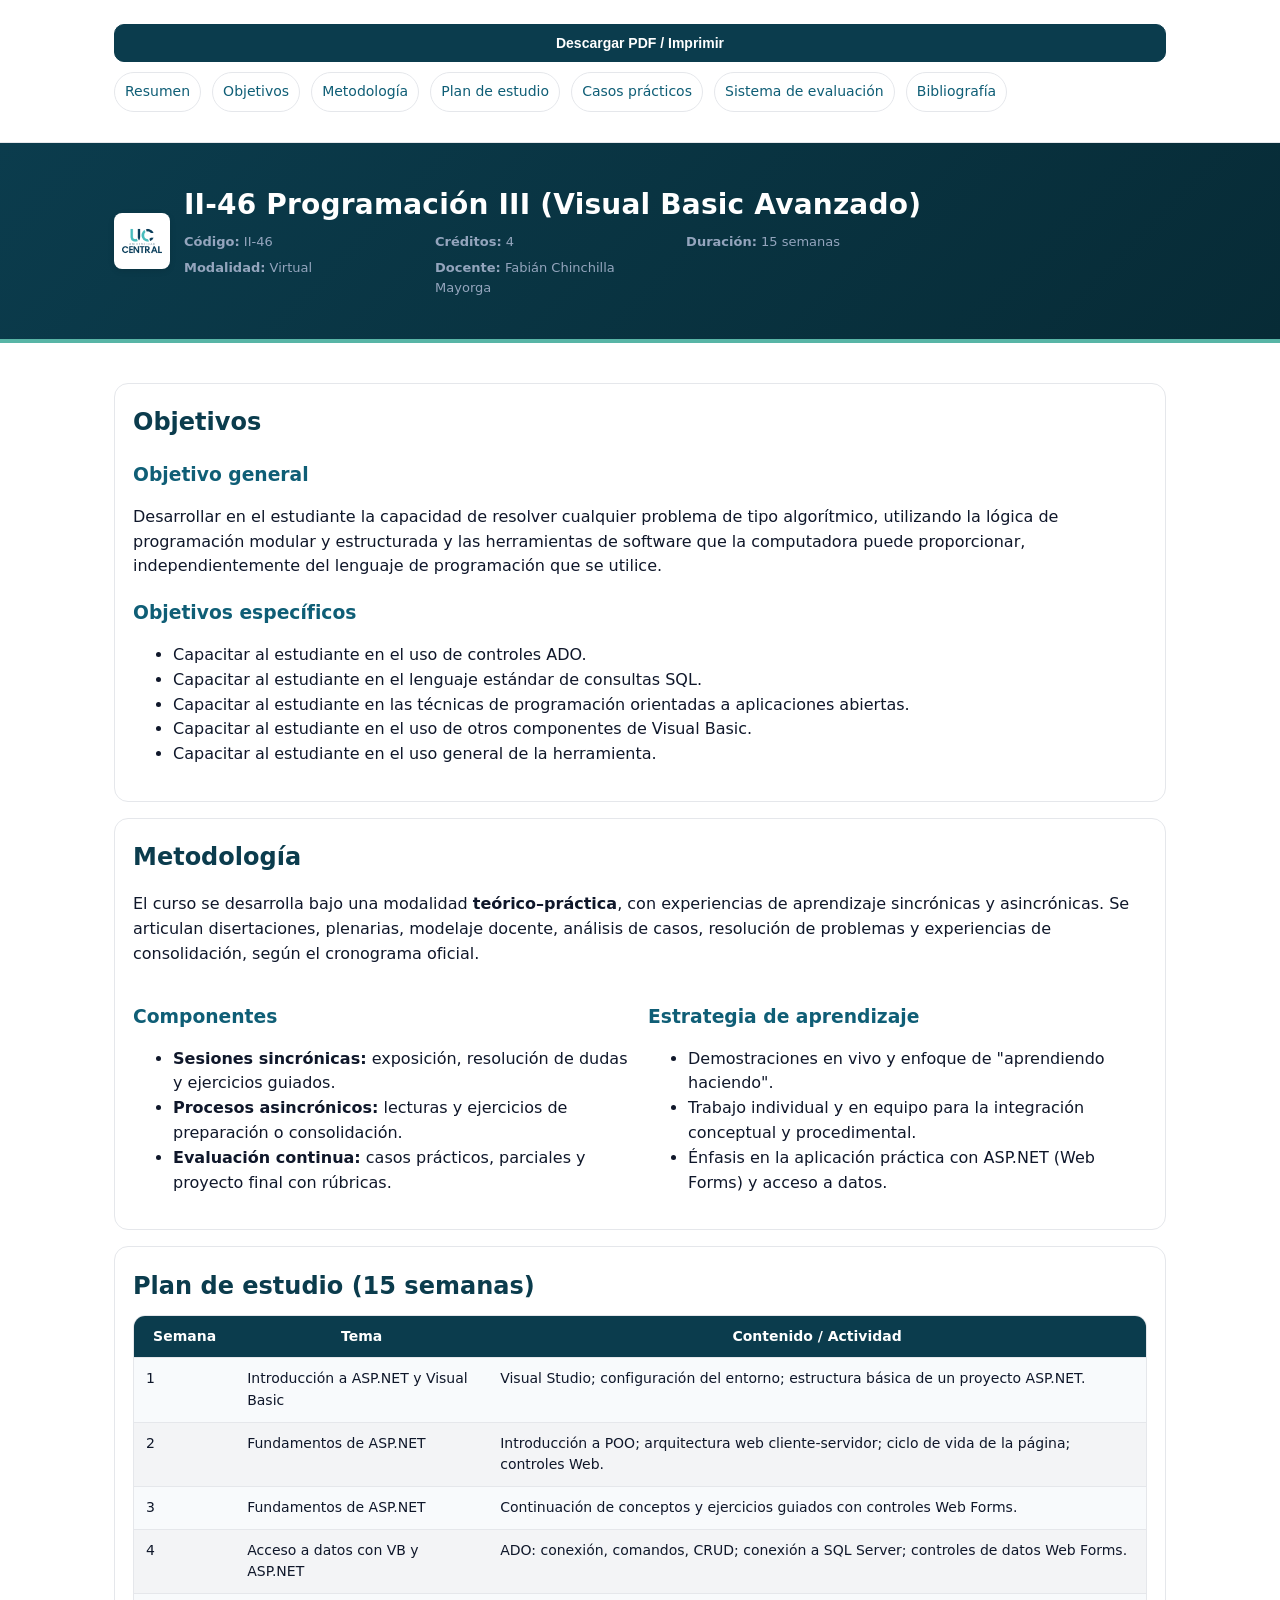
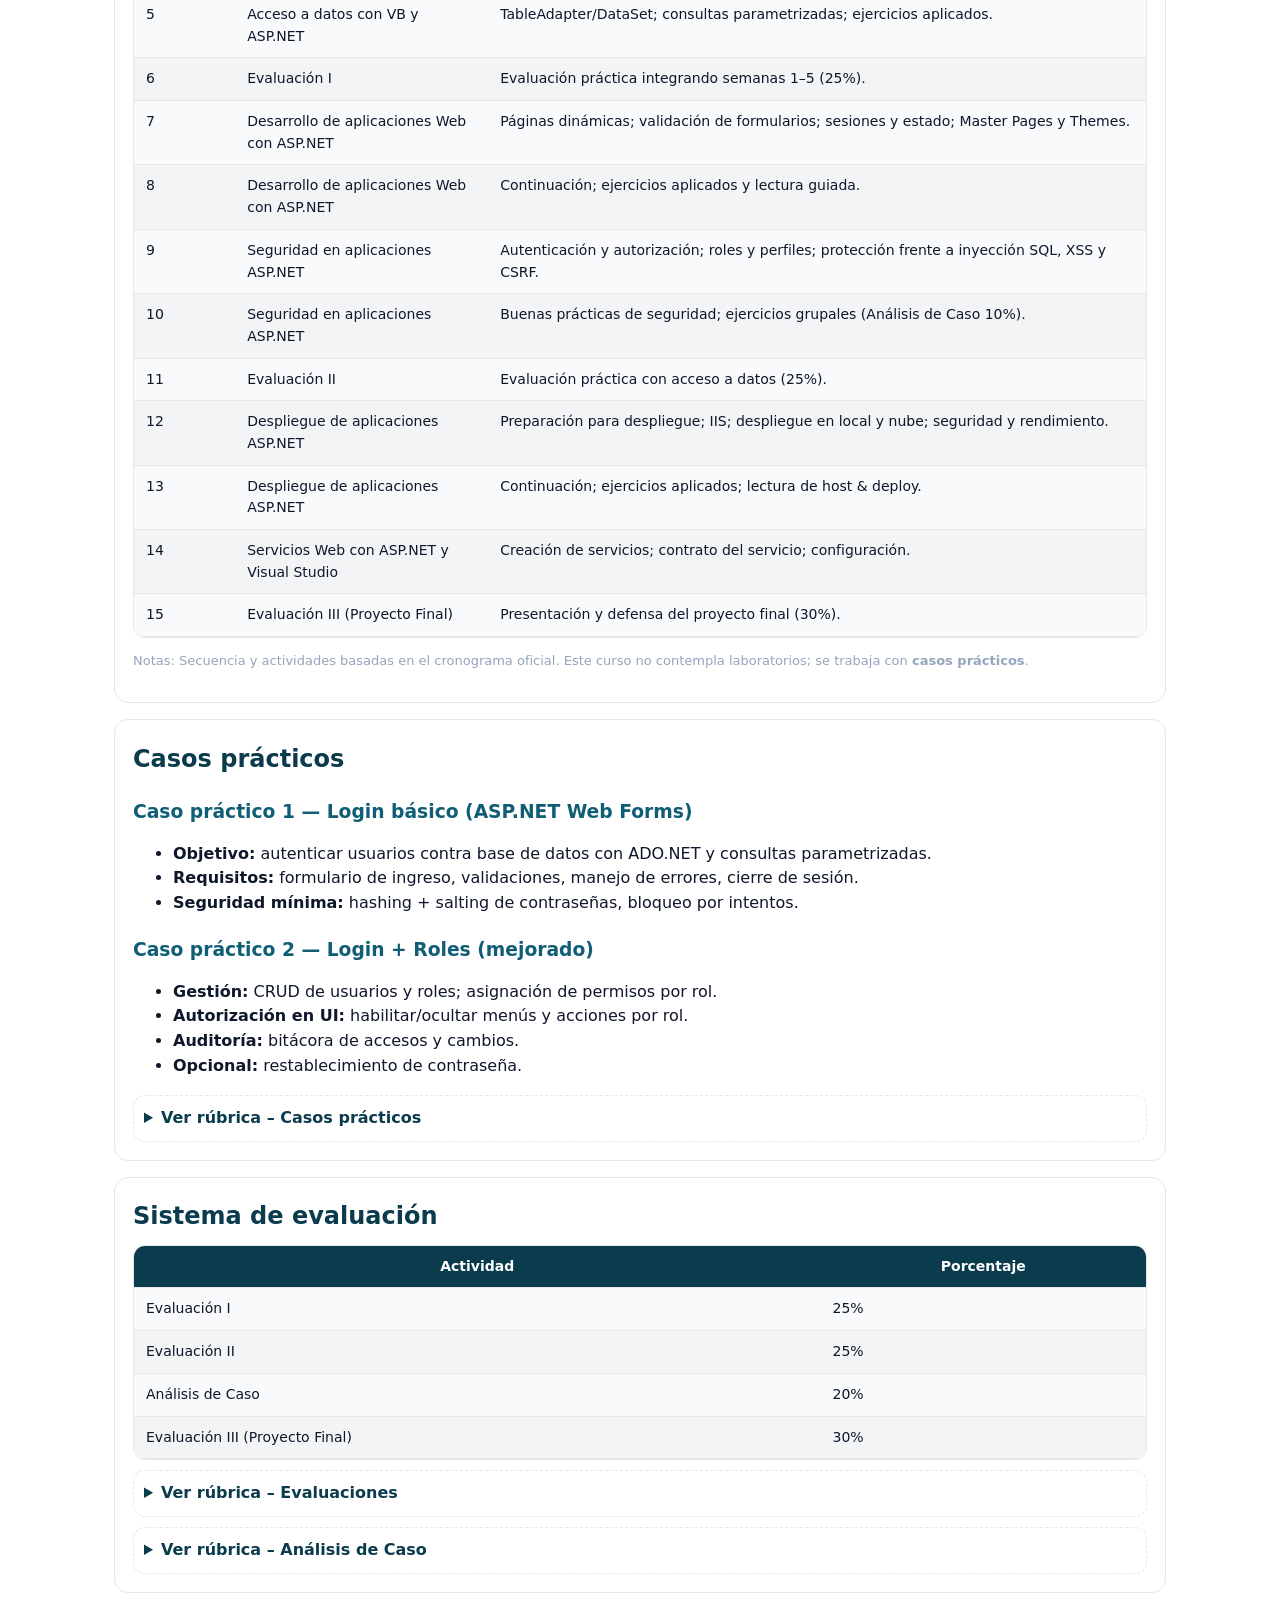
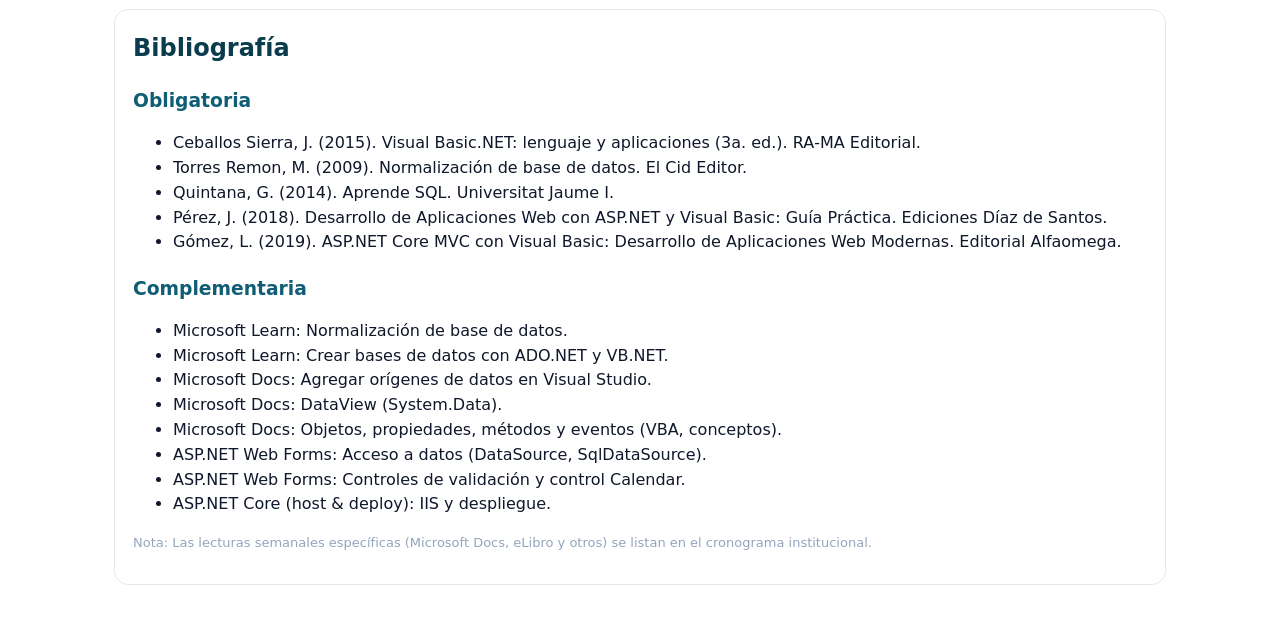
<file: II-46/index.html>
<!DOCTYPE html>
<html lang="es">
<head>
  <meta charset="UTF-8" />
  <meta name="viewport" content="width=device-width, initial-scale=1" />
  <title>II-46 Programación III (Visual Basic Avanzado)</title>
  <style>
    :root{
      --uc-blue:#0b3c4d; --uc-teal:#58b5a6; --uc-ink:#0f172a; --uc-muted:#94a5bd;
      --uc-bg:#ffffff; --uc-border:#e5e7eb; --table-alt:#f8fafc; --table-alt-2:#f3f4f6;
      --link:#0f5e76; --link-hover:#58b5a6;
    }
    *{box-sizing:border-box}
    html,body{margin:0;padding:0;background:var(--uc-bg);color:var(--uc-ink);font-family:system-ui,-apple-system,Segoe UI,Roboto,Ubuntu,'Helvetica Neue',Arial,'Noto Sans',sans-serif;line-height:1.55}
    a{color:var(--link);text-decoration:none} a:hover{color:var(--link-hover)}
    .container{max-width:1100px;margin:0 auto;padding:24px}
    header.hero{border-bottom:4px solid var(--uc-teal);padding:16px 0;margin-bottom:0;background:linear-gradient(135deg,var(--uc-blue),#072b36);color:#fff}
    .brand{display:flex;gap:14px;align-items:center}
    .brand img{height:56px;width:auto;display:block}
    .brand h1{margin:0;font-size:28px;letter-spacing:.2px}
    .meta{display:grid;grid-template-columns:repeat(auto-fit,minmax(180px,1fr));gap:6px 16px;margin-top:6px;color:#e6f4f7}

    /* Barra acciones + índice */
    .actions{position:sticky;top:0;background:rgba(255,255,255,.96);backdrop-filter:saturate(1.2) blur(4px);border-bottom:1px solid var(--uc-border);z-index:60}
    .actions-inner{display:grid;grid-template-columns:1fr;gap:10px;align-items:center}
    .btn{appearance:none;border:1px solid var(--uc-blue);background:var(--uc-blue);color:white;border-radius:10px;padding:10px 14px;font-weight:600;font-size:14px;cursor:pointer}
    nav.toc{overflow:auto;white-space:nowrap}
    .toc a{display:inline-block;padding:8px 10px;border-radius:999px;border:1px solid var(--uc-border);background:#fff;margin:0 6px 6px 0;font-size:14px}

    /* Tarjetas y tablas */
    .card{border:1px solid var(--uc-border);border-radius:14px;padding:18px;margin:16px 0;background:white}
    h2{color:var(--uc-blue);margin:.1em 0 .4em}
    h3{color:#0f5e76;margin:1em 0 .4em}
    .small{font-size:13px;color:var(--uc-muted)}
    table{width:100%;border-collapse:separate;border-spacing:0;border:1px solid var(--uc-border);border-radius:12px;overflow:hidden}
    thead tr{background:var(--uc-blue);color:#fff}
    th,td{padding:10px 12px;border-bottom:1px solid var(--uc-border);vertical-align:top;font-size:14px}
    tbody tr:nth-child(odd){background:var(--table-alt)}
    tbody tr:nth-child(even){background:var(--table-alt-2)}
    .chip{display:inline-block;padding:2px 10px;border-radius:999px;background:var(--uc-teal);color:#063341;font-weight:700;font-size:12px}

    /* Rúbricas */
    details.rubrica{border:1px dashed var(--uc-border);border-radius:12px;padding:10px;margin-top:10px;background:#fff}
    details.rubrica[open]{background:#f9fdfc}
    details.rubrica > summary{cursor:pointer;font-weight:700;color:var(--uc-blue)}
    .rubrica-table{width:100%;border-collapse:collapse;margin-top:8px}
    .rubrica-table th,.rubrica-table td{border:1px solid var(--uc-border);padding:8px;text-align:left}

    /* Disposición */
    .grid-2{display:grid;grid-template-columns:1fr;gap:16px}
    @media(min-width:960px){.grid-2{grid-template-columns:1fr 1fr}}

    /* Impresión */
    @page{margin:14mm}
    @media print{
      .actions,.btn,nav.toc{display:none !important}
      a[href]:after{content:""}
      .card{break-inside:avoid}
      h2{page-break-after:avoid}
      table{page-break-inside:auto}
      tr{page-break-inside:avoid;page-break-after:auto}
      details.rubrica:not([open]){display:none}
    }
    .logo-placeholder{width:56px;height:56px;display:flex;align-items:center;justify-content:center;background:#fff;border-radius:8px;box-shadow:0 2px 6px rgba(0,0,0,.1);overflow:hidden}
    .logo-placeholder .logo{width:40px;height:auto}
  </style>
</head>
<body>
  <!-- Barra de acciones e índice -->
  <div class="actions">
    <div class="container actions-inner">
      <button class="btn" onclick="window.print()">Descargar PDF / Imprimir</button>
      <nav class="toc" aria-label="Índice del documento">
        <a href="#resumen">Resumen</a>
        <a href="#objetivos">Objetivos</a>
        <a href="#metodologia">Metodología</a>
        <a href="#plan">Plan de estudio</a>
        <a href="#casos">Casos prácticos</a>
        <a href="#evaluacion">Sistema de evaluación</a>
        <a href="#bibliografia">Bibliografía</a>
      </nav>
    </div>
  </div>

  <!-- Encabezado institucional -->
  <header class="hero" id="resumen">
    <div class="container brand">
      <div class="logo-placeholder">
        <!-- Espacio reservado para el logo -->
        <img src="../assets/logo-uc.png" alt="Universidad Central – Logotipo" class="logo" />
      </div>
      <div>
        <h1>II-46 Programación III (Visual Basic Avanzado)</h1>
        <div class="meta small">
          <div><b>Código:</b> II-46</div>
          <div><b>Créditos:</b> 4</div>
          <div><b>Duración:</b> 15 semanas</div>
          <div><b>Modalidad:</b> Virtual</div>
          <div><b>Docente:</b> Fabián Chinchilla Mayorga</div>
        </div>
      </div>
    </div>
  </header>

  <main class="container">
    <!-- Objetivos -->
    <section class="card" id="objetivos">
      <h2>Objetivos</h2>
      <h3>Objetivo general</h3>
      <p>Desarrollar en el estudiante la capacidad de resolver cualquier problema de tipo algorítmico, utilizando la lógica de programación modular y estructurada y las herramientas de software que la computadora puede proporcionar, independientemente del lenguaje de programación que se utilice.</p>

      <h3>Objetivos específicos</h3>
      <ul>
        <li>Capacitar al estudiante en el uso de controles ADO.</li>
        <li>Capacitar al estudiante en el lenguaje estándar de consultas SQL.</li>
        <li>Capacitar al estudiante en las técnicas de programación orientadas a aplicaciones abiertas.</li>
        <li>Capacitar al estudiante en el uso de otros componentes de Visual Basic.</li>
        <li>Capacitar al estudiante en el uso general de la herramienta.</li>
      </ul>
    </section>

    <!-- Metodología -->
    <section class="card" id="metodologia">
      <h2>Metodología</h2>
      <p>El curso se desarrolla bajo una modalidad <strong>teórico–práctica</strong>, con experiencias de aprendizaje sincrónicas y asincrónicas. Se articulan disertaciones, plenarias, modelaje docente, análisis de casos, resolución de problemas y experiencias de consolidación, según el cronograma oficial.</p>

      <div class="grid-2">
        <div>
          <h3>Componentes</h3>
          <ul>
            <li><strong>Sesiones sincrónicas:</strong> exposición, resolución de dudas y ejercicios guiados.</li>
            <li><strong>Procesos asincrónicos:</strong> lecturas y ejercicios de preparación o consolidación.</li>
            <li><strong>Evaluación continua:</strong> casos prácticos, parciales y proyecto final con rúbricas.</li>
          </ul>
        </div>
        <div>
          <h3>Estrategia de aprendizaje</h3>
          <ul>
            <li>Demostraciones en vivo y enfoque de "aprendiendo haciendo".</li>
            <li>Trabajo individual y en equipo para la integración conceptual y procedimental.</li>
            <li>Énfasis en la aplicación práctica con ASP.NET (Web Forms) y acceso a datos.</li>
          </ul>
        </div>
      </div>
    </section>

    <!-- Plan de estudio -->
    <section class="card" id="plan">
      <h2>Plan de estudio (15 semanas)</h2>
      <table aria-label="Plan de estudio semana a semana">
        <thead>
          <tr>
            <th style="width:10%">Semana</th>
            <th style="width:25%">Tema</th>
            <th style="width:65%">Contenido / Actividad</th>
          </tr>
        </thead>
        <tbody>
          <tr><td>1</td><td>Introducción a ASP.NET y Visual Basic</td><td>Visual Studio; configuración del entorno; estructura básica de un proyecto ASP.NET.</td></tr>
          <tr><td>2</td><td>Fundamentos de ASP.NET</td><td>Introducción a POO; arquitectura web cliente‑servidor; ciclo de vida de la página; controles Web.</td></tr>
          <tr><td>3</td><td>Fundamentos de ASP.NET</td><td>Continuación de conceptos y ejercicios guiados con controles Web Forms.</td></tr>
          <tr><td>4</td><td>Acceso a datos con VB y ASP.NET</td><td>ADO: conexión, comandos, CRUD; conexión a SQL Server; controles de datos Web Forms.</td></tr>
          <tr><td>5</td><td>Acceso a datos con VB y ASP.NET</td><td>TableAdapter/DataSet; consultas parametrizadas; ejercicios aplicados.</td></tr>
          <tr><td>6</td><td>Evaluación I</td><td>Evaluación práctica integrando semanas 1–5 (25%).</td></tr>
          <tr><td>7</td><td>Desarrollo de aplicaciones Web con ASP.NET</td><td>Páginas dinámicas; validación de formularios; sesiones y estado; Master Pages y Themes.</td></tr>
          <tr><td>8</td><td>Desarrollo de aplicaciones Web con ASP.NET</td><td>Continuación; ejercicios aplicados y lectura guiada.</td></tr>
          <tr><td>9</td><td>Seguridad en aplicaciones ASP.NET</td><td>Autenticación y autorización; roles y perfiles; protección frente a inyección SQL, XSS y CSRF.</td></tr>
          <tr><td>10</td><td>Seguridad en aplicaciones ASP.NET</td><td>Buenas prácticas de seguridad; ejercicios grupales (Análisis de Caso 10%).</td></tr>
          <tr><td>11</td><td>Evaluación II</td><td>Evaluación práctica con acceso a datos (25%).</td></tr>
          <tr><td>12</td><td>Despliegue de aplicaciones ASP.NET</td><td>Preparación para despliegue; IIS; despliegue en local y nube; seguridad y rendimiento.</td></tr>
          <tr><td>13</td><td>Despliegue de aplicaciones ASP.NET</td><td>Continuación; ejercicios aplicados; lectura de host & deploy.</td></tr>
          <tr><td>14</td><td>Servicios Web con ASP.NET y Visual Studio</td><td>Creación de servicios; contrato del servicio; configuración.</td></tr>
          <tr><td>15</td><td>Evaluación III (Proyecto Final)</td><td>Presentación y defensa del proyecto final (30%).</td></tr>
        </tbody>
      </table>
      <p class="small">Notas: Secuencia y actividades basadas en el cronograma oficial. Este curso no contempla laboratorios; se trabaja con <strong>casos prácticos</strong>.</p>
    </section>

    <!-- Casos prácticos (sustituyen laboratorios) -->
    <section class="card" id="casos">
      <h2>Casos prácticos</h2>
      <h3>Caso práctico 1 — Login básico (ASP.NET Web Forms)</h3>
      <ul>
        <li><strong>Objetivo:</strong> autenticar usuarios contra base de datos con ADO.NET y consultas parametrizadas.</li>
        <li><strong>Requisitos:</strong> formulario de ingreso, validaciones, manejo de errores, cierre de sesión.</li>
        <li><strong>Seguridad mínima:</strong> hashing + salting de contraseñas, bloqueo por intentos.</li>
      </ul>

      <h3>Caso práctico 2 — Login + Roles (mejorado)</h3>
      <ul>
        <li><strong>Gestión:</strong> CRUD de usuarios y roles; asignación de permisos por rol.</li>
        <li><strong>Autorización en UI:</strong> habilitar/ocultar menús y acciones por rol.</li>
        <li><strong>Auditoría:</strong> bitácora de accesos y cambios.</li>
        <li><strong>Opcional:</strong> restablecimiento de contraseña.</li>
      </ul>

      <details class="rubrica">
        <summary>Ver rúbrica – Casos prácticos</summary>
        <table class="rubrica-table">
          <thead><tr><th>Criterio</th><th>Descripción</th><th>Peso</th></tr></thead>
          <tbody>
            <tr><td>Correctitud técnica</td><td>Seguridad (hashing/parametrización), manejo de errores, flujo end‑to‑end.</td><td>35%</td></tr>
            <tr><td>Arquitectura</td><td>Separación por capas (DTOs/Servicios), legibilidad y reutilización.</td><td>30%</td></tr>
            <tr><td>Usabilidad</td><td>Validaciones, mensajes claros, controles y navegación.</td><td>20%</td></tr>
            <tr><td>Documentación</td><td>README, manual breve y demostración.</td><td>15%</td></tr>
          </tbody>
        </table>
      </details>
    </section>

    <!-- Evaluación + Rúbricas (resumen) -->
    <section class="card" id="evaluacion">
      <h2>Sistema de evaluación</h2>
      <table aria-label="Sistema de evaluación">
        <thead><tr><th>Actividad</th><th>Porcentaje</th></tr></thead>
        <tbody>
          <tr><td>Evaluación I</td><td>25%</td></tr>
          <tr><td>Evaluación II</td><td>25%</td></tr>
          <tr><td>Análisis de Caso</td><td>20%</td></tr>
          <tr><td>Evaluación III (Proyecto Final)</td><td>30%</td></tr>
        </tbody>
      </table>

      <details class="rubrica">
        <summary>Ver rúbrica – Evaluaciones</summary>
        <table class="rubrica-table">
          <thead><tr><th>Criterio</th><th>Excelente</th><th>Adecuado</th><th>Inadecuado</th></tr></thead>
          <tbody>
            <tr>
              <td>Manejo procedimental y sustento teórico</td>
              <td>Dominio completo y criterios sustentados en la teoría.</td>
              <td>Dominio adecuado con errores u omisiones menores.</td>
              <td>Dominio deficiente y sin sustento teórico.</td>
            </tr>
            <tr>
              <td>Comprensión conceptual</td>
              <td>Aplicación excelente para reflexión y abordaje de casos.</td>
              <td>Aplicación adecuada con errores menores.</td>
              <td>Aplicación deficiente con frecuentes errores.</td>
            </tr>
            <tr>
              <td>Integración de conocimientos</td>
              <td>Utiliza conceptos y procedimientos diversos de las sesiones.</td>
              <td>Utilización adecuada de conceptos de las sesiones.</td>
              <td>Utilización escasa de conceptos de las sesiones.</td>
            </tr>
            <tr>
              <td>Propuesta de soluciones</td>
              <td>Soluciones factibles y pertinentes.</td>
              <td>Soluciones con vacíos.</td>
              <td>Soluciones inviables o nulas.</td>
            </tr>
            <tr>
              <td>Entrega en tiempo y forma</td>
              <td>Entrega puntual y en el formato solicitado.</td>
              <td>Entrega en tiempo con errores menores de forma.</td>
              <td>Entrega fuera de tiempo o en formato incorrecto.</td>
            </tr>
          </tbody>
        </table>
      </details>

      <details class="rubrica">
        <summary>Ver rúbrica – Análisis de Caso</summary>
        <table class="rubrica-table">
          <thead><tr><th>Criterio</th><th>Excelente</th><th>Adecuado</th><th>Inadecuado</th></tr></thead>
          <tbody>
            <tr><td>Manejo procedimental y sustento teórico</td><td>Dominio completo y criterios sustentados en teoría.</td><td>Dominio adecuado con omisiones menores.</td><td>Dominio insuficiente y sin sustento.</td></tr>
            <tr><td>Comprensión conceptual</td><td>Aplicación excelente al caso.</td><td>Aplicación adecuada.</td><td>Aplicación deficiente.</td></tr>
            <tr><td>Integración de conocimientos</td><td>Integra conceptos de sesiones actuales y previas.</td><td>Integración adecuada.</td><td>Integración escasa.</td></tr>
            <tr><td>Propuesta de soluciones</td><td>Soluciones factibles y pertinentes.</td><td>Con vacíos.</td><td>Inviables o nulas.</td></tr>
            <tr><td>Entrega</td><td>En tiempo y forma.</td><td>En tiempo con detalles menores.</td><td>Fuera de tiempo o formato.</td></tr>
          </tbody>
        </table>
      </details>
    </section>

    <!-- Bibliografía -->
    <section class="card" id="bibliografia">
      <h2>Bibliografía</h2>
      <h3>Obligatoria</h3>
      <ul>
        <li>Ceballos Sierra, J. (2015). Visual Basic.NET: lenguaje y aplicaciones (3a. ed.). RA‑MA Editorial.</li>
        <li>Torres Remon, M. (2009). Normalización de base de datos. El Cid Editor.</li>
        <li>Quintana, G. (2014). Aprende SQL. Universitat Jaume I.</li>
        <li>Pérez, J. (2018). Desarrollo de Aplicaciones Web con ASP.NET y Visual Basic: Guía Práctica. Ediciones Díaz de Santos.</li>
        <li>Gómez, L. (2019). ASP.NET Core MVC con Visual Basic: Desarrollo de Aplicaciones Web Modernas. Editorial Alfaomega.</li>
      </ul>
      <h3>Complementaria</h3>
      <ul>
        <li>Microsoft Learn: Normalización de base de datos.</li>
        <li>Microsoft Learn: Crear bases de datos con ADO.NET y VB.NET.</li>
        <li>Microsoft Docs: Agregar orígenes de datos en Visual Studio.</li>
        <li>Microsoft Docs: DataView (System.Data).</li>
        <li>Microsoft Docs: Objetos, propiedades, métodos y eventos (VBA, conceptos).</li>
        <li>ASP.NET Web Forms: Acceso a datos (DataSource, SqlDataSource).</li>
        <li>ASP.NET Web Forms: Controles de validación y control Calendar.</li>
        <li>ASP.NET Core (host & deploy): IIS y despliegue.</li>
      </ul>
      <p class="small">Nota: Las lecturas semanales específicas (Microsoft Docs, eLibro y otros) se listan en el cronograma institucional.</p>
    </section>
  </main>

  <script>
    (function(){
      const params = new URLSearchParams(location.search);
      if(params.get('print')==='1'){ window.print(); }
    })();
  </script>
</body>
</html>
</file>
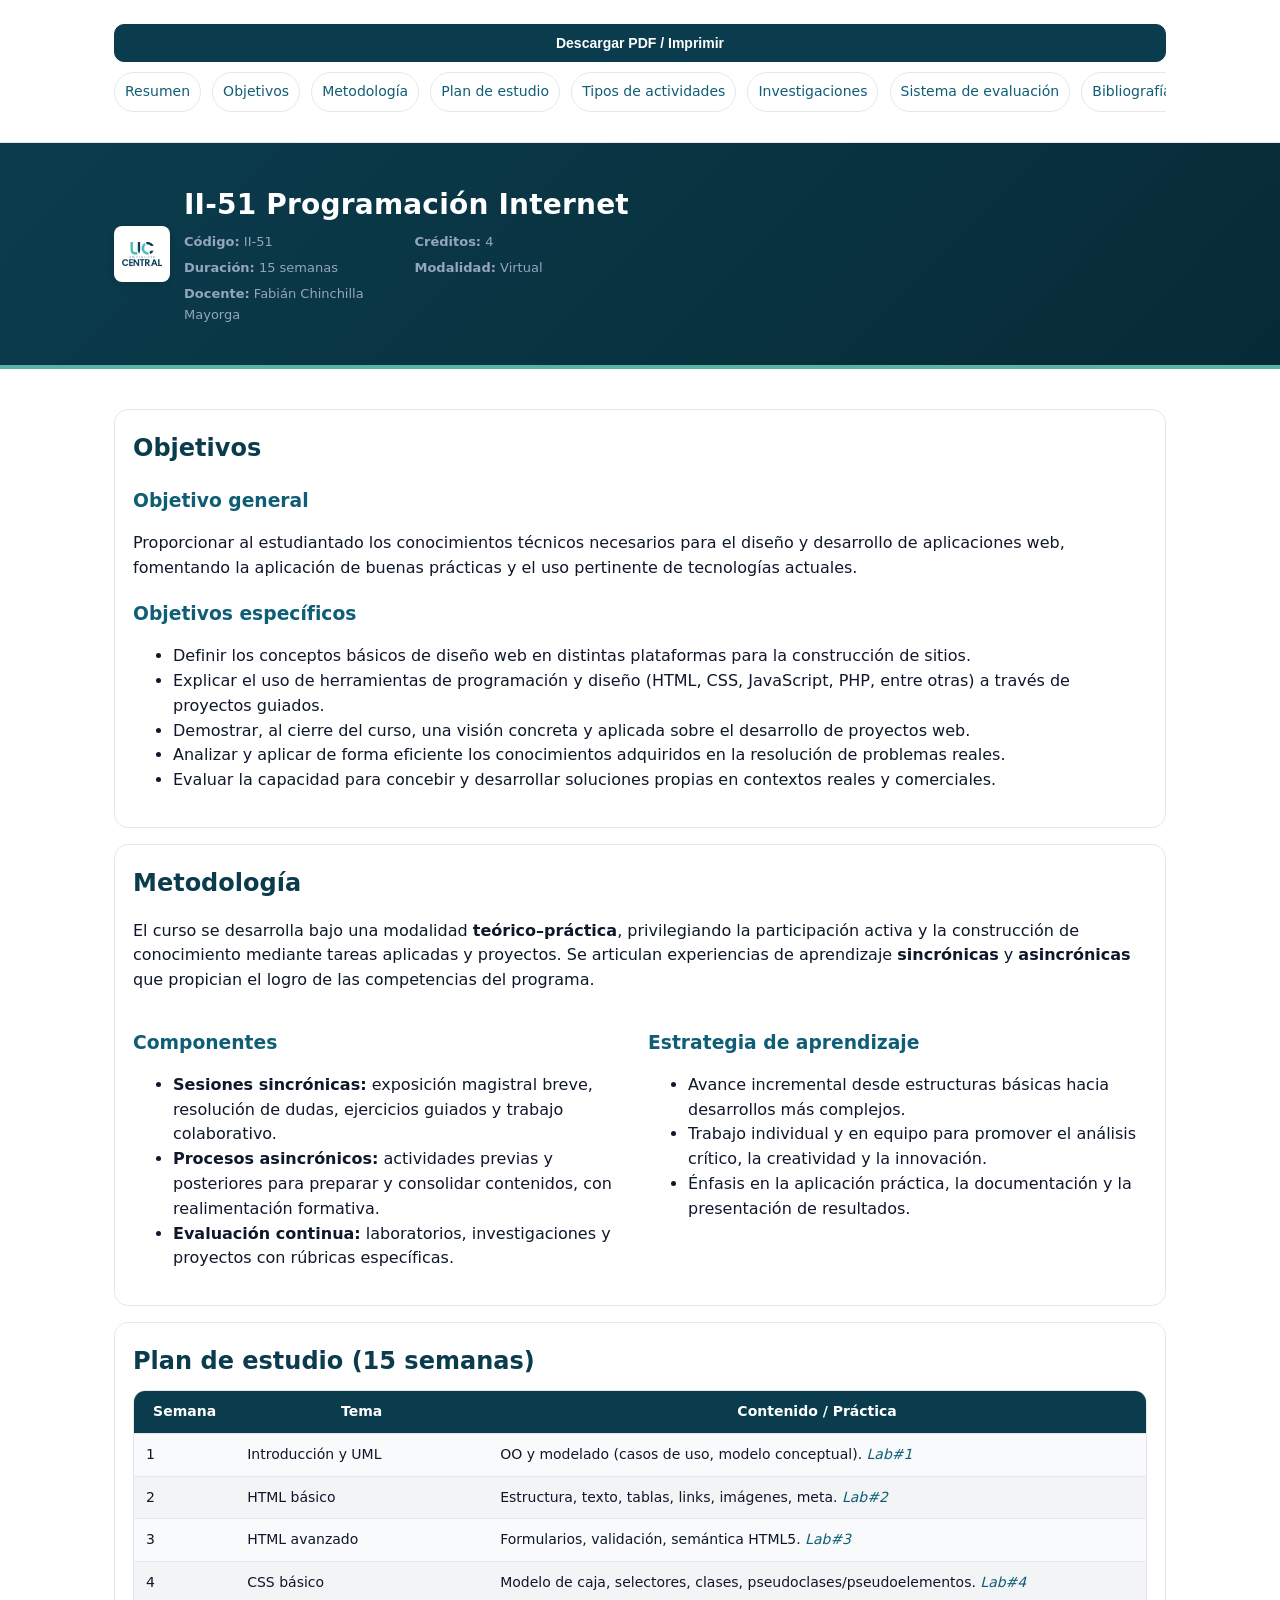
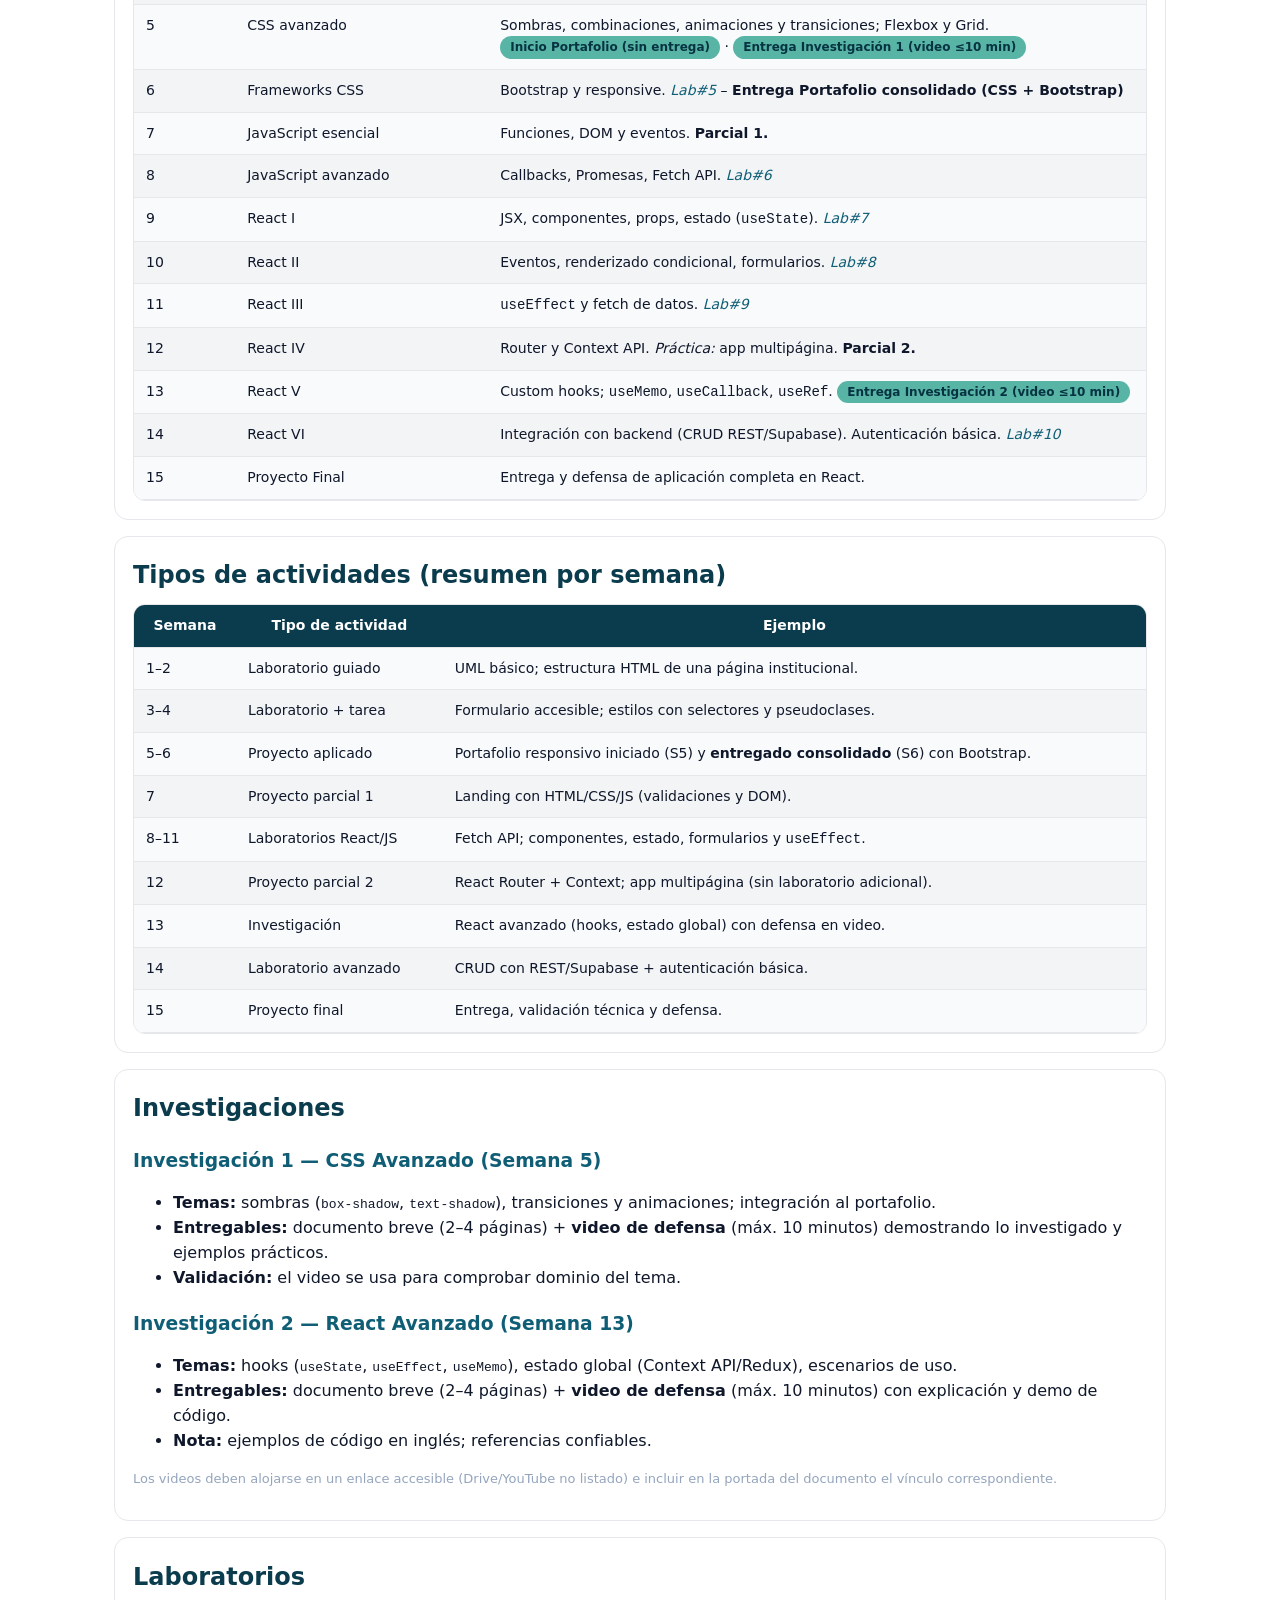
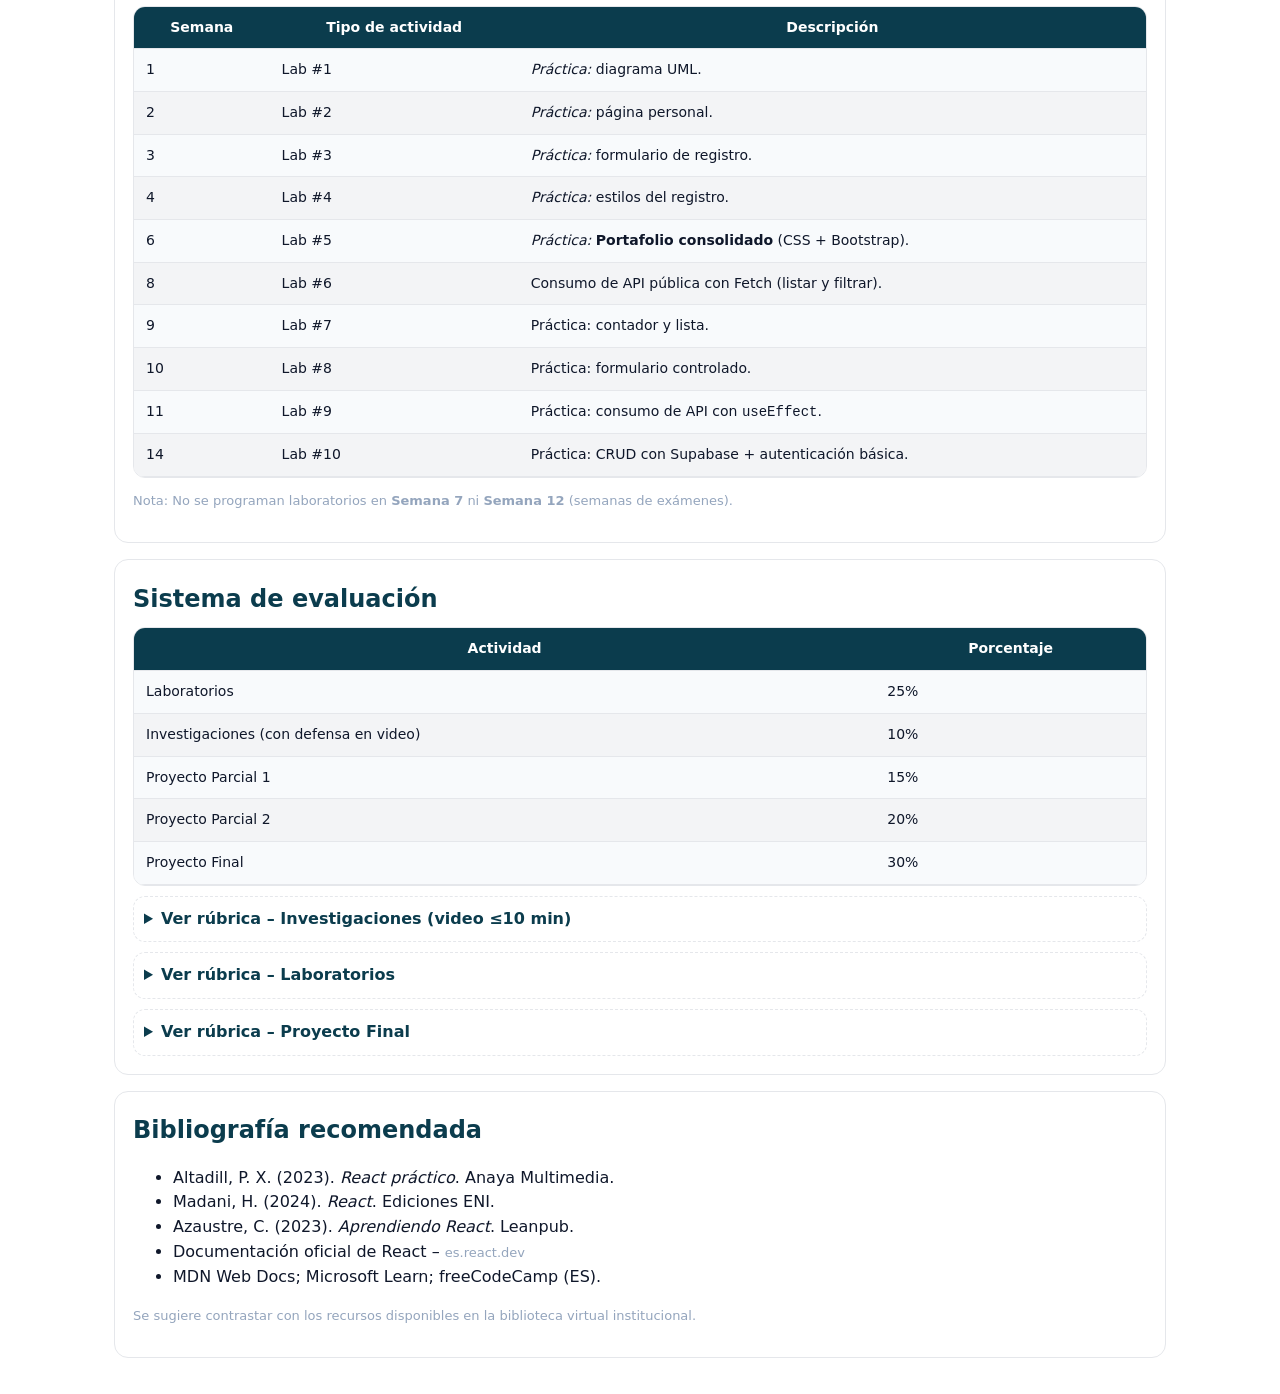
<file: II-51/index.html>
<!DOCTYPE html>
<html lang="es">
<head>
  <meta charset="UTF-8" />
  <meta name="viewport" content="width=device-width, initial-scale=1" />
  <title>II-51 Programación Internet</title>
  <style>
    :root{
      --uc-blue:#0b3c4d; --uc-teal:#58b5a6; --uc-ink:#0f172a; --uc-muted:#94a5bd;
      --uc-bg:#ffffff; --uc-border:#e5e7eb; --table-alt:#f8fafc; --table-alt-2:#f3f4f6;
      --link:#0f5e76; --link-hover:#58b5a6;
    }
    *{box-sizing:border-box}
    html,body{margin:0;padding:0;background:var(--uc-bg);color:var(--uc-ink);font-family:system-ui,-apple-system,Segoe UI,Roboto,Ubuntu,'Helvetica Neue',Arial,'Noto Sans',sans-serif;line-height:1.55}
    a{color:var(--link);text-decoration:none} a:hover{color:var(--link-hover)}
    .container{max-width:1100px;margin:0 auto;padding:24px}
    header.hero{border-bottom:4px solid var(--uc-teal);padding:16px 0;margin-bottom:0;background:linear-gradient(135deg,var(--uc-blue),#072b36);color:#fff}
    .brand{display:flex;gap:14px;align-items:center}
    .brand img{height:56px;width:auto;display:block}
    .brand h1{margin:0;font-size:28px;letter-spacing:.2px}
    .meta{display:grid;grid-template-columns:repeat(auto-fit,minmax(180px,1fr));gap:6px 16px;margin-top:6px;color:#e6f4f7}

    /* Barra acciones + índice */
    .actions{position:sticky;top:0;background:rgba(255,255,255,.96);backdrop-filter:saturate(1.2) blur(4px);border-bottom:1px solid var(--uc-border);z-index:60}
    .actions-inner{display:grid;grid-template-columns:1fr;gap:10px;align-items:center}
    .btn{appearance:none;border:1px solid var(--uc-blue);background:var(--uc-blue);color:white;border-radius:10px;padding:10px 14px;font-weight:600;font-size:14px;cursor:pointer}
    nav.toc{overflow:auto;white-space:nowrap}
    .toc a{display:inline-block;padding:8px 10px;border-radius:999px;border:1px solid var(--uc-border);background:#fff;margin:0 6px 6px 0;font-size:14px}

    /* Tarjetas y tablas */
    .card{border:1px solid var(--uc-border);border-radius:14px;padding:18px;margin:16px 0;background:white}
    h2{color:var(--uc-blue);margin:.1em 0 .4em}
    h3{color:#0f5e76;margin:1em 0 .4em}
    .small{font-size:13px;color:var(--uc-muted)}
    table{width:100%;border-collapse:separate;border-spacing:0;border:1px solid var(--uc-border);border-radius:12px;overflow:hidden}
    thead tr{background:var(--uc-blue);color:#fff}
    th,td{padding:10px 12px;border-bottom:1px solid var(--uc-border);vertical-align:top;font-size:14px}
    tbody tr:nth-child(odd){background:var(--table-alt)}
    tbody tr:nth-child(even){background:var(--table-alt-2)}
    .chip{display:inline-block;padding:2px 10px;border-radius:999px;background:var(--uc-teal);color:#063341;font-weight:700;font-size:12px}

    /* Rúbricas */
    details.rubrica{border:1px dashed var(--uc-border);border-radius:12px;padding:10px;margin-top:10px;background:#fff}
    details.rubrica[open]{background:#f9fdfc}
    details.rubrica > summary{cursor:pointer;font-weight:700;color:var(--uc-blue)}
    .rubrica-table{width:100%;border-collapse:collapse;margin-top:8px}
    .rubrica-table th,.rubrica-table td{border:1px solid var(--uc-border);padding:8px;text-align:left}

    /* Disposición */
    .grid-2{display:grid;grid-template-columns:1fr;gap:16px}
    @media(min-width:960px){.grid-2{grid-template-columns:1fr 1fr}}

    /* Impresión */
    @page{margin:14mm}
    @media print{
      .actions,.btn,nav.toc{display:none !important}
      a[href]:after{content:""}
      .card{break-inside:avoid}
      h2{page-break-after:avoid}
      table{page-break-inside:auto}
      tr{page-break-inside:avoid;page-break-after:auto}
      details.rubrica:not([open]){display:none}
    }
    .logo-placeholder{width:56px;height:56px;display:flex;align-items:center;justify-content:center;background:#fff;border-radius:8px;box-shadow:0 2px 6px rgba(0,0,0,.1);overflow:hidden}
    .logo-placeholder .logo{width:40px;height:auto}
  </style>
</head>
<body>
  <!-- Barra de acciones e índice -->
  <div class="actions">
    <div class="container actions-inner">
      <button class="btn" onclick="window.print()">Descargar PDF / Imprimir</button>
      <nav class="toc" aria-label="Índice del documento">
        <a href="#resumen">Resumen</a>
        <a href="#objetivos">Objetivos</a>
        <a href="#metodologia">Metodología</a>
        <a href="#plan">Plan de estudio</a>
        <a href="#actividades">Tipos de actividades</a>
        <a href="#investigaciones">Investigaciones</a>
        <a href="#evaluacion">Sistema de evaluación</a>
        <a href="#bibliografia">Bibliografía</a>
      </nav>
    </div>
  </div>

  <!-- Encabezado institucional -->
  <header class="hero" id="resumen">
    <div class="container brand">
      <div class="logo-placeholder">
        <!-- Espacio reservado para el logo -->
        <img src="../assets/logo-uc.png" alt="Universidad Central – Logotipo" class="logo" />
      </div>
      <div>
        <h1>II-51 Programación Internet</h1>
        <div class="meta small">
          <div><b>Código:</b> II-51</div>
          <div><b>Créditos:</b> 4</div>
          <div><b>Duración:</b> 15 semanas</div>
          <div><b>Modalidad:</b> Virtual</div>
          <div><b>Docente:</b> Fabián Chinchilla Mayorga</div>
        </div>
      </div>
    </div>
  </header>

  <main class="container">
    <!-- Objetivos -->
    <section class="card" id="objetivos">
      <h2>Objetivos</h2>
      <h3>Objetivo general</h3>
      <p>Proporcionar al estudiantado los conocimientos técnicos necesarios para el diseño y desarrollo de aplicaciones web, fomentando la aplicación de buenas prácticas y el uso pertinente de tecnologías actuales.</p>

      <h3>Objetivos específicos</h3>
      <ul>
        <li>Definir los conceptos básicos de diseño web en distintas plataformas para la construcción de sitios.</li>
        <li>Explicar el uso de herramientas de programación y diseño (HTML, CSS, JavaScript, PHP, entre otras) a través de proyectos guiados.</li>
        <li>Demostrar, al cierre del curso, una visión concreta y aplicada sobre el desarrollo de proyectos web.</li>
        <li>Analizar y aplicar de forma eficiente los conocimientos adquiridos en la resolución de problemas reales.</li>
        <li>Evaluar la capacidad para concebir y desarrollar soluciones propias en contextos reales y comerciales.</li>
      </ul>
    </section>

    <!-- Metodología -->
    <section class="card" id="metodologia">
      <h2>Metodología</h2>
      <p>El curso se desarrolla bajo una modalidad <strong>teórico–práctica</strong>, privilegiando la participación activa y la construcción de conocimiento mediante tareas aplicadas y proyectos. Se articulan experiencias de aprendizaje <strong>sincrónicas</strong> y <strong>asincrónicas</strong> que propician el logro de las competencias del programa.</p>

      <div class="grid-2">
        <div>
          <h3>Componentes</h3>
          <ul>
            <li><strong>Sesiones sincrónicas:</strong> exposición magistral breve, resolución de dudas, ejercicios guiados y trabajo colaborativo.</li>
            <li><strong>Procesos asincrónicos:</strong> actividades previas y posteriores para preparar y consolidar contenidos, con realimentación formativa.</li>
            <li><strong>Evaluación continua:</strong> laboratorios, investigaciones y proyectos con rúbricas específicas.</li>
          </ul>
        </div>
        <div>
          <h3>Estrategia de aprendizaje</h3>
          <ul>
            <li>Avance incremental desde estructuras básicas hacia desarrollos más complejos.</li>
            <li>Trabajo individual y en equipo para promover el análisis crítico, la creatividad y la innovación.</li>
            <li>Énfasis en la aplicación práctica, la documentación y la presentación de resultados.</li>
          </ul>
        </div>
      </div>
    </section>

    <!-- Plan de estudio -->
    <section class="card" id="plan">
      <h2>Plan de estudio (15 semanas)</h2>
      <table aria-label="Plan de estudio semana a semana">
        <thead>
          <tr>
            <th style="width:10%">Semana</th>
            <th style="width:25%">Tema</th>
            <th style="width:65%">Contenido / Práctica</th>
          </tr>
        </thead>
        <tbody>
          <tr><td>1</td><td>Introducción y UML</td><td>OO y modelado (casos de uso, modelo conceptual). <a href="#lab1"><i>Lab#1</i></a></td></tr>
          <tr><td>2</td><td>HTML básico</td><td>Estructura, texto, tablas, links, imágenes, meta. <a href="#lab2"><i>Lab#2</i></a></td></tr>
          <tr><td>3</td><td>HTML avanzado</td><td>Formularios, validación, semántica HTML5. <a href="#lab3"><i>Lab#3</i></a></td></tr>
          <tr><td>4</td><td>CSS básico</td><td>Modelo de caja, selectores, clases, pseudoclases/pseudoelementos. <a href="#lab4"><i>Lab#4</i></a></td></tr>
          <tr><td>5</td><td>CSS avanzado</td><td>Sombras, combinaciones, animaciones y transiciones; Flexbox y Grid. <span class="chip">Inicio Portafolio (sin entrega)</span> · <span class="chip">Entrega Investigación 1 (video ≤10 min)</span></td></tr>
          <tr><td>6</td><td>Frameworks CSS</td><td>Bootstrap y responsive. <a href="#lab5"><i>Lab#5</i></a> – <strong>Entrega Portafolio consolidado (CSS + Bootstrap)</strong></td></tr>
          <tr><td>7</td><td>JavaScript esencial</td><td>Funciones, DOM y eventos. <b>Parcial 1.</b></td></tr>
          <tr><td>8</td><td>JavaScript avanzado</td><td>Callbacks, Promesas, Fetch API. <a href="#lab6"><i>Lab#6</i></a></td></tr>
          <tr><td>9</td><td>React I</td><td>JSX, componentes, props, estado (<code>useState</code>). <a href="#lab7"><i>Lab#7</i></a></td></tr>
          <tr><td>10</td><td>React II</td><td>Eventos, renderizado condicional, formularios. <a href="#lab8"><i>Lab#8</i></a></td></tr>
          <tr><td>11</td><td>React III</td><td><code>useEffect</code> y fetch de datos. <a href="#lab9"><i>Lab#9</i></a></td></tr>
          <tr><td>12</td><td>React IV</td><td>Router y Context API. <i>Práctica:</i> app multipágina. <b>Parcial 2.</b></td></tr>
          <tr><td>13</td><td>React V</td><td>Custom hooks; <code>useMemo</code>, <code>useCallback</code>, <code>useRef</code>. <span class="chip">Entrega Investigación 2 (video ≤10 min)</span></td></tr>
          <tr><td>14</td><td>React VI</td><td>Integración con backend (CRUD REST/Supabase). Autenticación básica. <a href="#lab10"><i>Lab#10</i></a></td></tr>
          <tr><td>15</td><td>Proyecto Final</td><td>Entrega y defensa de aplicación completa en React.</td></tr>
        </tbody>
      </table>
    </section>

    <section class="card" id="actividades">
      <h2>Tipos de actividades (resumen por semana)</h2>
      <table aria-label="Tipos de actividades con ejemplos por semana">
        <thead>
          <tr>
            <th>Semana</th>
            <th>Tipo de actividad</th>
            <th>Ejemplo</th>
          </tr>
        </thead>
        <tbody>
          <tr><td>1–2</td><td>Laboratorio guiado</td><td>UML básico; estructura HTML de una página institucional.</td></tr>
          <tr><td>3–4</td><td>Laboratorio + tarea</td><td>Formulario accesible; estilos con selectores y pseudoclases.</td></tr>
          <tr><td>5–6</td><td>Proyecto aplicado</td><td>Portafolio responsivo iniciado (S5) y <strong>entregado consolidado</strong> (S6) con Bootstrap.</td></tr>
          <tr><td>7</td><td>Proyecto parcial 1</td><td>Landing con HTML/CSS/JS (validaciones y DOM).</td></tr>
          <tr><td>8–11</td><td>Laboratorios React/JS</td><td>Fetch API; componentes, estado, formularios y <code>useEffect</code>.</td></tr>
          <tr><td>12</td><td>Proyecto parcial 2</td><td>React Router + Context; app multipágina (sin laboratorio adicional).</td></tr>
          <tr><td>13</td><td>Investigación</td><td>React avanzado (hooks, estado global) con defensa en video.</td></tr>
          <tr><td>14</td><td>Laboratorio avanzado</td><td>CRUD con REST/Supabase + autenticación básica.</td></tr>
          <tr><td>15</td><td>Proyecto final</td><td>Entrega, validación técnica y defensa.</td></tr>
        </tbody>
      </table>
    </section>

    <!-- Investigaciones -->
    <section class="card" id="investigaciones">
      <h2>Investigaciones</h2>

      <h3>Investigación 1 — CSS Avanzado (Semana 5)</h3>
      <ul>
        <li><strong>Temas:</strong> sombras (<code>box-shadow</code>, <code>text-shadow</code>), transiciones y animaciones; integración al portafolio.</li>
        <li><strong>Entregables:</strong> documento breve (2–4 páginas) + <strong>video de defensa</strong> (máx. 10 minutos) demostrando lo investigado y ejemplos prácticos.</li>
        <li><strong>Validación:</strong> el video se usa para comprobar dominio del tema.</li>
      </ul>

      <h3>Investigación 2 — React Avanzado (Semana 13)</h3>
      <ul>
        <li><strong>Temas:</strong> hooks (<code>useState</code>, <code>useEffect</code>, <code>useMemo</code>), estado global (Context API/Redux), escenarios de uso.</li>
        <li><strong>Entregables:</strong> documento breve (2–4 páginas) + <strong>video de defensa</strong> (máx. 10 minutos) con explicación y demo de código.</li>
        <li><strong>Nota:</strong> ejemplos de código en inglés; referencias confiables.</li>
      </ul>

      <p class="small">Los videos deben alojarse en un enlace accesible (Drive/YouTube no listado) e incluir en la portada del documento el vínculo correspondiente.</p>
    </section>

    <!-- Laboratorios -->
    <section class="card" id="laboratorios">
      <h2>Laboratorios</h2>
      <table aria-label="Laboratorios">
        <thead>
          <tr>
            <th>Semana</th>
            <th>Tipo de actividad</th>
            <th>Descripción</th>
          </tr>
        </thead>
        <tbody>
          <tr id="lab1"><td>1</td><td>Lab #1</td><td><i>Práctica:</i> diagrama UML.</td></tr>
          <tr id="lab2"><td>2</td><td>Lab #2</td><td><i>Práctica:</i> página personal.</td></tr>
          <tr id="lab3"><td>3</td><td>Lab #3</td><td><i>Práctica:</i> formulario de registro.</td></tr>
          <tr id="lab4"><td>4</td><td>Lab #4</td><td><i>Práctica:</i> estilos del registro.</td></tr>
          <tr id="lab5"><td>6</td><td>Lab #5</td><td><i>Práctica:</i> <strong>Portafolio consolidado</strong> (CSS + Bootstrap).</td></tr>
          <tr id="lab6"><td>8</td><td>Lab #6</td><td>Consumo de API pública con Fetch (listar y filtrar).</td></tr>
          <tr id="lab7"><td>9</td><td>Lab #7</td><td>Práctica: contador y lista.</td></tr>
          <tr id="lab8"><td>10</td><td>Lab #8</td><td>Práctica: formulario controlado.</td></tr>
          <tr id="lab9"><td>11</td><td>Lab #9</td><td>Práctica: consumo de API con <code>useEffect</code>.</td></tr>
          <tr id="lab10"><td>14</td><td>Lab #10</td><td>Práctica: CRUD con Supabase + autenticación básica.</td></tr>
        </tbody>
      </table>
      <p class="small">Nota: No se programan laboratorios en <strong>Semana 7</strong> ni <strong>Semana 12</strong> (semanas de exámenes).</p>
    </section>

    <!-- Evaluación + Rúbricas (resumen) -->
    <section class="card" id="evaluacion">
      <h2>Sistema de evaluación</h2>
      <table aria-label="Sistema de evaluación">
        <thead><tr><th>Actividad</th><th>Porcentaje</th></tr></thead>
        <tbody>
          <tr><td>Laboratorios</td><td>25%</td></tr>
          <tr><td>Investigaciones (con defensa en video)</td><td>10%</td></tr>
          <tr><td>Proyecto Parcial 1</td><td>15%</td></tr>
          <tr><td>Proyecto Parcial 2</td><td>20%</td></tr>
          <tr><td>Proyecto Final</td><td>30%</td></tr>
        </tbody>
      </table>

      <details class="rubrica">
        <summary>Ver rúbrica – Investigaciones (video ≤10 min)</summary>
        <table class="rubrica-table">
          <thead><tr><th>Criterio</th><th>Descripción</th><th>Peso</th></tr></thead>
          <tbody>
            <tr><td>Entrega y formato</td><td>Documento 2–4 págs. con portada institucional y referencias; enlace al video.</td><td>20%</td></tr>
            <tr><td>Dominio conceptual</td><td>Explica con claridad conceptos clave y sustenta con fuentes confiables.</td><td>30%</td></tr>
            <tr><td>Demostración práctica</td><td>Muestra ejemplos funcionales y los explica durante el video.</td><td>30%</td></tr>
            <tr><td>Comunicación</td><td>Claridad, estructura, tiempo y cierre (recomendaciones).</td><td>20%</td></tr>
          </tbody>
        </table>
      </details>

      <details class="rubrica">
        <summary>Ver rúbrica – Laboratorios</summary>
        <table class="rubrica-table">
          <thead><tr><th>Criterio</th><th>Descripción</th><th>Peso</th></tr></thead>
          <tbody>
            <tr><td>Entrega y cumplimiento</td><td>Entrega oportuna y requisitos mínimos cubiertos.</td><td>20%</td></tr>
            <tr><td>Calidad técnica</td><td>Uso correcto de HTML/CSS/JS/React según la semana.</td><td>35%</td></tr>
            <tr><td>Buenas prácticas</td><td>Estructura, nomenclatura y legibilidad del código.</td><td>25%</td></tr>
            <tr><td>Presentación</td><td>Demostración clara y documentación breve.</td><td>20%</td></tr>
          </tbody>
        </table>
      </details>

      <details class="rubrica">
        <summary>Ver rúbrica – Proyecto Final</summary>
        <table class="rubrica-table">
          <thead><tr><th>Criterio</th><th>Descripción</th><th>Peso</th></tr></thead>
          <tbody>
            <tr><td>Requisitos funcionales</td><td>Rutas, CRUD, autenticación básica.</td><td>40%</td></tr>
            <tr><td>Integración backend</td><td>Consumo de API/Supabase y manejo de errores.</td><td>20%</td></tr>
            <tr><td>Buenas prácticas React</td><td>Hooks, composición y organización del código.</td><td>20%</td></tr>
            <tr><td>UI/UX y defensa</td><td>Consistencia visual, accesibilidad y sustentación.</td><td>20%</td></tr>
          </tbody>
        </table>
      </details>
    </section>

    <!-- Bibliografía -->
    <section class="card" id="bibliografia">
      <h2>Bibliografía recomendada</h2>
      <ul>
        <li>Altadill, P. X. (2023). <i>React práctico</i>. Anaya Multimedia.</li>
        <li>Madani, H. (2024). <i>React</i>. Ediciones ENI.</li>
        <li>Azaustre, C. (2023). <i>Aprendiendo React</i>. Leanpub.</li>
        <li>Documentación oficial de React – <span class="small">es.react.dev</span></li>
        <li>MDN Web Docs; Microsoft Learn; freeCodeCamp (ES).</li>
      </ul>
      <p class="small">Se sugiere contrastar con los recursos disponibles en la biblioteca virtual institucional.</p>
    </section>
  </main>

  <script>
    (function(){
      const params = new URLSearchParams(location.search);
      if(params.get('print')==='1'){ window.print(); }
    })();
  </script>
</body>
</html>
</file>
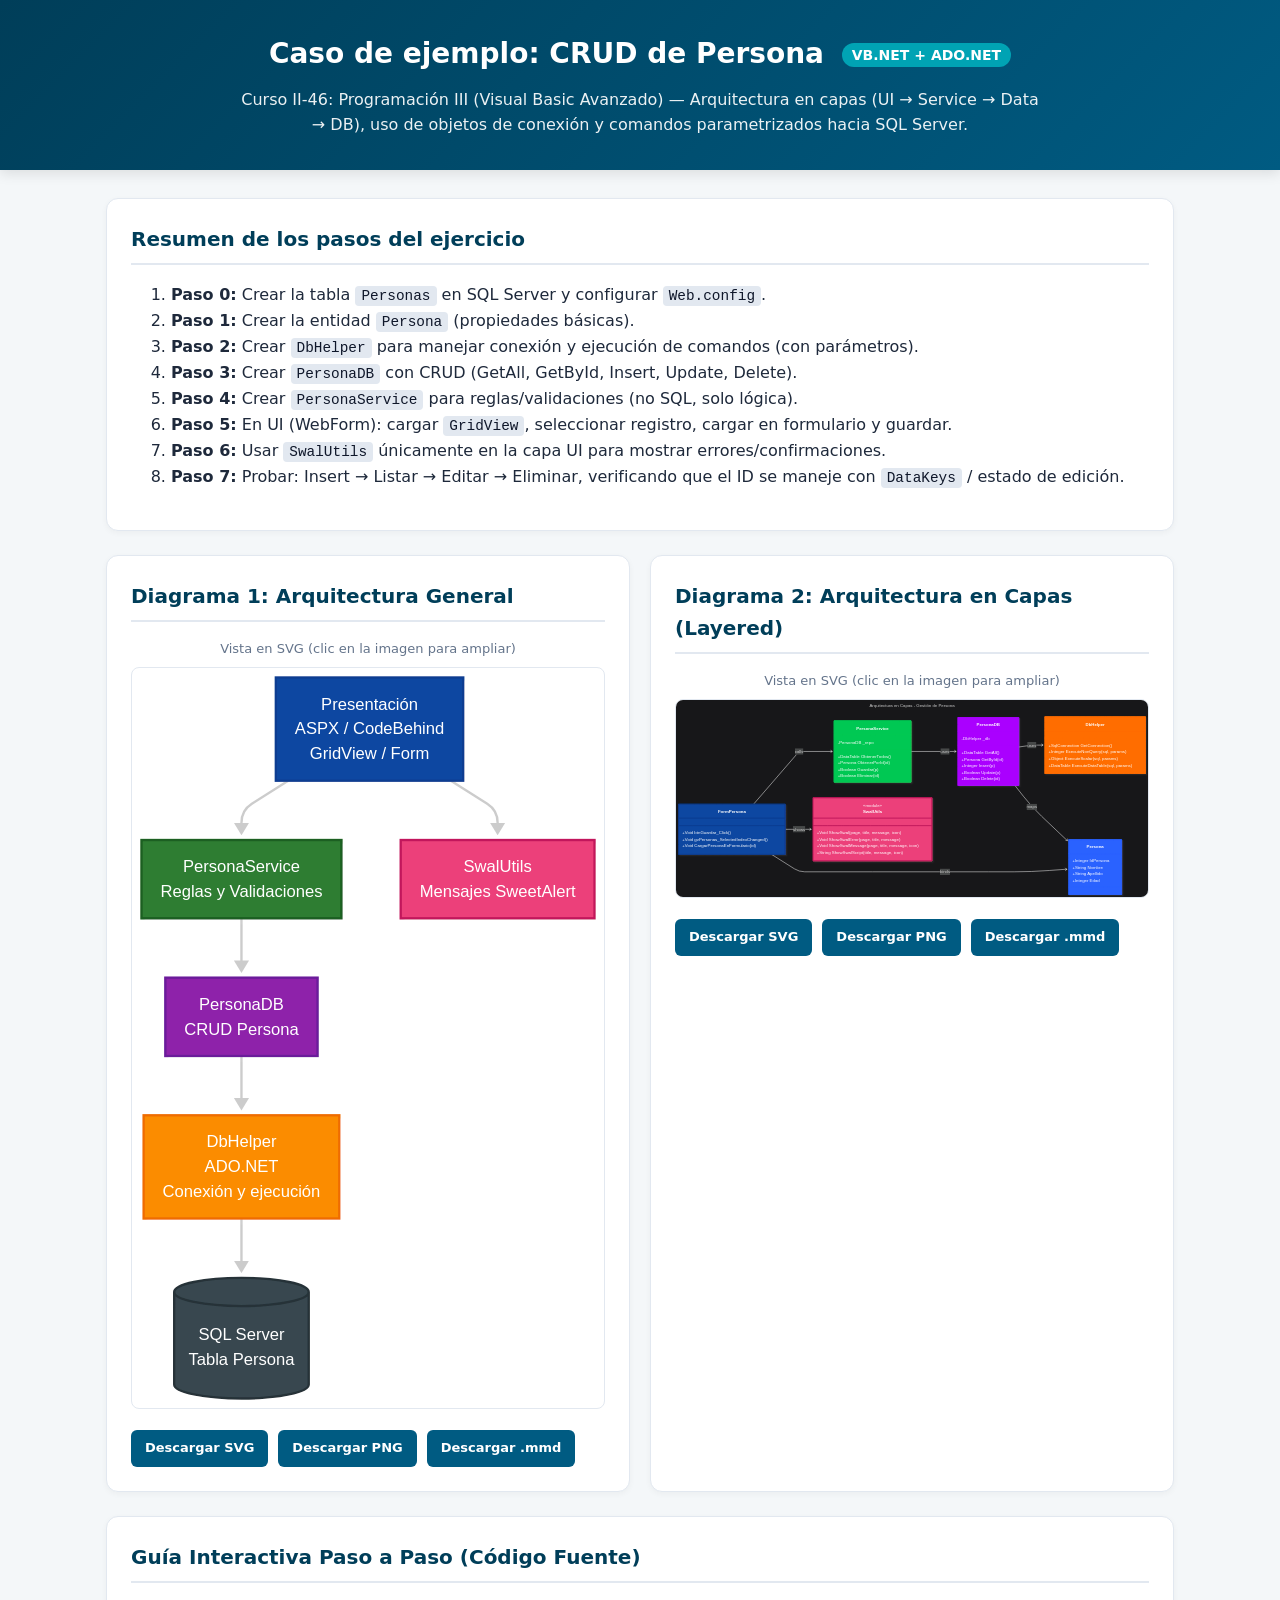
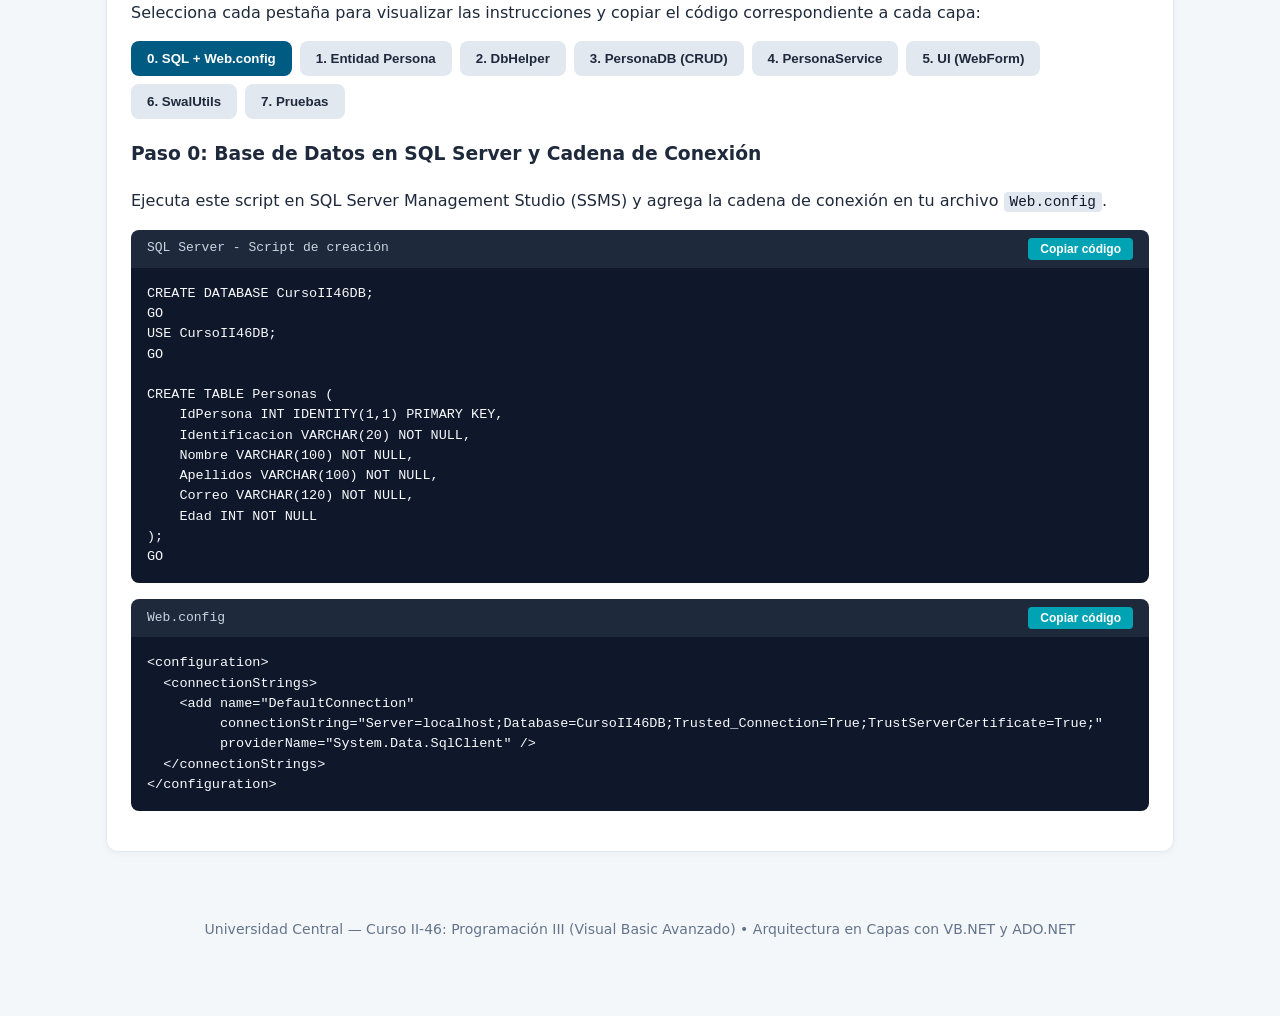
<file: II-46/cases/persona/index.html>
<!doctype html>
<html lang="es">
<head>
  <meta charset="utf-8" />
  <meta name="viewport" content="width=device-width,initial-scale=1" />
  <title>Caso de ejemplo: CRUD Persona (Capas + Clases) - II-46</title>
  <style>
    :root {
      --primary: #005b82;
      --primary-dark: #003e59;
      --accent: #00a3b4;
      --bg: #f4f7f9;
      --card-bg: #ffffff;
      --text: #1e293b;
      --muted: #64748b;
      --border: #e2e8f0;
      --code-bg: #0f172a;
      --code-text: #f8fafc;
    }

    * { box-sizing: border-box; }

    body {
      margin: 0;
      font-family: 'Segoe UI', system-ui, -apple-system, sans-serif;
      background-color: var(--bg);
      color: var(--text);
      line-height: 1.6;
    }

    header {
      background: linear-gradient(135deg, var(--primary-dark), var(--primary));
      color: #fff;
      padding: 32px 20px;
      text-align: center;
      box-shadow: 0 4px 12px rgba(0,0,0,0.1);
    }

    header h1 {
      margin: 0 0 10px;
      font-size: 28px;
    }

    header p {
      max-width: 800px;
      margin: 0 auto;
      opacity: 0.92;
    }

    .tag {
      background: var(--accent);
      color: #fff;
      font-size: 14px;
      padding: 4px 10px;
      border-radius: 999px;
      vertical-align: middle;
      margin-left: 8px;
    }

    .wrap {
      max-width: 1100px;
      margin: 28px auto;
      padding: 0 16px;
    }

    .card {
      background: var(--card-bg);
      border: 1px solid var(--border);
      border-radius: 12px;
      padding: 24px;
      margin-bottom: 24px;
      box-shadow: 0 2px 6px rgba(0,0,0,0.04);
    }

    .grid {
      display: grid;
      grid-template-columns: repeat(auto-fit, minmax(320px, 1fr));
      gap: 20px;
    }

    h2 {
      margin-top: 0;
      color: var(--primary-dark);
      font-size: 20px;
      border-bottom: 2px solid var(--border);
      padding-bottom: 8px;
    }

    code.inline {
      background: #e2e8f0;
      color: #0f172a;
      padding: 2px 6px;
      border-radius: 4px;
      font-family: Consolas, monospace;
      font-size: 0.9em;
    }

    /* Lista de pasos interactiva */
    .steps-nav {
      display: flex;
      flex-wrap: wrap;
      gap: 8px;
      margin-bottom: 20px;
    }

    .step-tab {
      background: #e2e8f0;
      border: none;
      padding: 10px 16px;
      border-radius: 8px;
      cursor: pointer;
      font-weight: 600;
      color: var(--text);
      transition: all 0.2s;
    }

    .step-tab:hover {
      background: #cbd5e1;
    }

    .step-tab.active {
      background: var(--primary);
      color: #fff;
    }

    .step-content {
      display: none;
      animation: fadeIn 0.25s ease-in-out;
    }

    .step-content.active {
      display: block;
    }

    @keyframes fadeIn {
      from { opacity: 0; transform: translateY(4px); }
      to { opacity: 1; transform: translateY(0); }
    }

    /* Bloques de código */
    .code-header {
      display: flex;
      justify-content: space-between;
      align-items: center;
      background: #1e293b;
      color: #cbd5e1;
      padding: 8px 16px;
      border-radius: 8px 8px 0 0;
      font-size: 13px;
      font-family: Consolas, monospace;
      margin-top: 16px;
    }

    .copy-btn {
      background: var(--accent);
      color: #fff;
      border: none;
      padding: 4px 12px;
      border-radius: 4px;
      cursor: pointer;
      font-size: 12px;
      font-weight: 600;
    }

    .copy-btn:hover {
      opacity: 0.9;
    }

    pre {
      margin: 0 0 16px;
      background: var(--code-bg);
      color: var(--code-text);
      padding: 16px;
      border-radius: 0 0 8px 8px;
      overflow-x: auto;
      font-family: Consolas, 'Courier New', monospace;
      font-size: 13.5px;
      line-height: 1.5;
    }

    figure {
      margin: 12px 0;
      text-align: center;
    }

    figure img {
      max-width: 100%;
      height: auto;
      border: 1px solid var(--border);
      border-radius: 8px;
    }

    figcaption {
      font-size: 13px;
      color: var(--muted);
      margin-bottom: 8px;
    }

    .btns {
      display: flex;
      flex-wrap: wrap;
      gap: 10px;
      margin-top: 14px;
    }

    .btn {
      text-decoration: none;
      background: var(--primary);
      color: #fff;
      padding: 8px 14px;
      border-radius: 6px;
      font-size: 13px;
      font-weight: 600;
      transition: background 0.2s;
    }

    .btn:hover {
      background: var(--primary-dark);
    }

    /* Checklist */
    .checklist label {
      display: flex;
      align-items: center;
      gap: 10px;
      padding: 8px 0;
      cursor: pointer;
      border-bottom: 1px solid #f1f5f9;
    }

    .checklist input[type="checkbox"] {
      width: 18px;
      height: 18px;
      accent-color: var(--primary);
    }

    /* Modal */
    .modal {
      display: none;
      position: fixed;
      z-index: 999;
      padding-top: 40px;
      left: 0; top: 0;
      width: 100%; height: 100%;
      background-color: rgba(0,0,0,0.85);
    }

    .modal-content {
      margin: auto;
      display: block;
      max-width: 90%;
      max-height: 85vh;
      background: #fff;
      padding: 12px;
      border-radius: 8px;
    }

    .close {
      position: absolute;
      top: 15px;
      right: 35px;
      color: #fff;
      font-size: 40px;
      font-weight: bold;
      cursor: pointer;
    }

    footer {
      text-align: center;
      padding: 24px;
      color: var(--muted);
      font-size: 14px;
    }
  </style>
</head>

<body>
  <header>
    <h1>Caso de ejemplo: CRUD de Persona <span class="tag">VB.NET + ADO.NET</span></h1>
    <p>
      Curso II-46: Programación III (Visual Basic Avanzado) — Arquitectura en capas (UI → Service → Data → DB), uso de objetos de conexión y comandos parametrizados hacia SQL Server.
    </p>
  </header>

  <main class="wrap">
    <!-- Resumen de pasos -->
    <section class="card">
      <h2>Resumen de los pasos del ejercicio</h2>
      <ol>
        <li><strong>Paso 0:</strong> Crear la tabla <code class="inline">Personas</code> en SQL Server y configurar <code class="inline">Web.config</code>.</li>
        <li><strong>Paso 1:</strong> Crear la entidad <code class="inline">Persona</code> (propiedades básicas).</li>
        <li><strong>Paso 2:</strong> Crear <code class="inline">DbHelper</code> para manejar conexión y ejecución de comandos (con parámetros).</li>
        <li><strong>Paso 3:</strong> Crear <code class="inline">PersonaDB</code> con CRUD (GetAll, GetById, Insert, Update, Delete).</li>
        <li><strong>Paso 4:</strong> Crear <code class="inline">PersonaService</code> para reglas/validaciones (no SQL, solo lógica).</li>
        <li><strong>Paso 5:</strong> En UI (WebForm): cargar <code class="inline">GridView</code>, seleccionar registro, cargar en formulario y guardar.</li>
        <li><strong>Paso 6:</strong> Usar <code class="inline">SwalUtils</code> únicamente en la capa UI para mostrar errores/confirmaciones.</li>
        <li><strong>Paso 7:</strong> Probar: Insert → Listar → Editar → Eliminar, verificando que el ID se maneje con <code class="inline">DataKeys</code> / estado de edición.</li>
      </ol>
    </section>

    <!-- Diagramas -->
    <section class="grid">
      <section class="card">
        <h2>Diagrama 1: Arquitectura General</h2>
        <figure>
          <figcaption>Vista en SVG (clic en la imagen para ampliar)</figcaption>
          <picture>
            <source srcset="../../images/persona_layer_architecture.svg" type="image/svg+xml" />
            <img src="../../images/persona_layer_architecture.png" onclick="openModal(this)" style="cursor:pointer;" alt="Arquitectura General CRUD Persona" />
          </picture>
        </figure>
        <div class="btns">
          <a class="btn" href="../../images/persona_layer_architecture.svg" download>Descargar SVG</a>
          <a class="btn" href="../../images/persona_layer_architecture.png" download>Descargar PNG</a>
          <a class="btn" href="../../images/Persona - Capas.mmd" download>Descargar .mmd</a>
        </div>
      </section>

      <section class="card">
        <h2>Diagrama 2: Arquitectura en Capas (Layered)</h2>
        <figure>
          <figcaption>Vista en SVG (clic en la imagen para ampliar)</figcaption>
          <picture>
            <source srcset="../../images/persona_layered_arch.svg" type="image/svg+xml" />
            <img src="../../images/persona_layered_arch.png" onclick="openModal(this)" style="cursor:pointer;" alt="Arquitectura en Capas Persona" />
          </picture>
        </figure>
        <div class="btns">
          <a class="btn" href="../../images/persona_layered_arch.svg" download>Descargar SVG</a>
          <a class="btn" href="../../images/persona_layered_arch.png" download>Descargar PNG</a>
          <a class="btn" href="../../images/Persona - Clases.mmd" download>Descargar .mmd</a>
        </div>
      </section>
    </section>

    <!-- Guía Interactiva Paso a Paso -->
    <section class="card">
      <h2>Guía Interactiva Paso a Paso (Código Fuente)</h2>
      <p>Selecciona cada pestaña para visualizar las instrucciones y copiar el código correspondiente a cada capa:</p>

      <div class="steps-nav">
        <button class="step-tab active" onclick="showStep(0)">0. SQL + Web.config</button>
        <button class="step-tab" onclick="showStep(1)">1. Entidad Persona</button>
        <button class="step-tab" onclick="showStep(2)">2. DbHelper</button>
        <button class="step-tab" onclick="showStep(3)">3. PersonaDB (CRUD)</button>
        <button class="step-tab" onclick="showStep(4)">4. PersonaService</button>
        <button class="step-tab" onclick="showStep(5)">5. UI (WebForm)</button>
        <button class="step-tab" onclick="showStep(6)">6. SwalUtils</button>
        <button class="step-tab" onclick="showStep(7)">7. Pruebas</button>
      </div>

      <!-- PASO 0 -->
      <div class="step-content active" id="step-0">
        <h3>Paso 0: Base de Datos en SQL Server y Cadena de Conexión</h3>
        <p>Ejecuta este script en SQL Server Management Studio (SSMS) y agrega la cadena de conexión en tu archivo <code class="inline">Web.config</code>.</p>
        <div class="code-header">
          <span>SQL Server - Script de creación</span>
          <button class="copy-btn" onclick="copyCode(this)">Copiar código</button>
        </div>
        <pre><code>CREATE DATABASE CursoII46DB;
GO
USE CursoII46DB;
GO

CREATE TABLE Personas (
    IdPersona INT IDENTITY(1,1) PRIMARY KEY,
    Identificacion VARCHAR(20) NOT NULL,
    Nombre VARCHAR(100) NOT NULL,
    Apellidos VARCHAR(100) NOT NULL,
    Correo VARCHAR(120) NOT NULL,
    Edad INT NOT NULL
);
GO</code></pre>

        <div class="code-header">
          <span>Web.config</span>
          <button class="copy-btn" onclick="copyCode(this)">Copiar código</button>
        </div>
        <pre><code>&lt;configuration&gt;
  &lt;connectionStrings&gt;
    &lt;add name="DefaultConnection"
         connectionString="Server=localhost;Database=CursoII46DB;Trusted_Connection=True;TrustServerCertificate=True;"
         providerName="System.Data.SqlClient" /&gt;
  &lt;/connectionStrings&gt;
&lt;/configuration&gt;</code></pre>
      </div>

      <!-- PASO 1 -->
      <div class="step-content" id="step-1">
        <h3>Paso 1: Crear la entidad <code class="inline">Persona</code></h3>
        <p>Crea la carpeta <code class="inline">Models</code> y agrega la clase <code class="inline">Persona.vb</code> con las propiedades básicas de la entidad.</p>
        <div class="code-header">
          <span>Models/Persona.vb</span>
          <button class="copy-btn" onclick="copyCode(this)">Copiar código</button>
        </div>
        <pre><code>Public Class Persona
    Public Property IdPersona As Integer
    Public Property Identificacion As String
    Public Property Nombre As String
    Public Property Apellidos As String
    Public Property Correo As String
    Public Property Edad As Integer

    Public Sub New()
    End Sub

    Public Sub New(idPersona As Integer, identificacion As String, nombre As String, apellidos As String, correo As String, edad As Integer)
        Me.IdPersona = idPersona
        Me.Identificacion = identificacion
        Me.Nombre = nombre
        Me.Apellidos = apellidos
        Me.Correo = correo
        Me.Edad = edad
    End Sub
End Class</code></pre>
      </div>

      <!-- PASO 2 -->
      <div class="step-content" id="step-2">
        <h3>Paso 2: Crear <code class="inline">DbHelper</code> (Conexión y Comandos ADO.NET)</h3>
        <p>Centraliza el uso de <code class="inline">SqlConnection</code>, <code class="inline">SqlCommand</code> y <code class="inline">SqlParameter</code> para evitar código repetitivo y prevenir inyección SQL.</p>
        <div class="code-header">
          <span>Data/DbHelper.vb</span>
          <button class="copy-btn" onclick="copyCode(this)">Copiar código</button>
        </div>
        <pre><code>Imports System.Configuration
Imports System.Data
Imports System.Data.SqlClient

Public Class DbHelper
    Private ReadOnly _connectionString As String

    Public Sub New()
        _connectionString = ConfigurationManager.ConnectionStrings("DefaultConnection").ConnectionString
    End Sub

    Public Function GetConnection() As SqlConnection
        Return New SqlConnection(_connectionString)
    End Function

    Public Function ExecuteNonQuery(query As String, Optional parameters As List(Of SqlParameter) = Nothing) As Integer
        Using conn As SqlConnection = GetConnection()
            Using cmd As New SqlCommand(query, conn)
                If parameters IsNot Nothing Then
                    cmd.Parameters.AddRange(parameters.ToArray())
                End If
                conn.Open()
                Return cmd.ExecuteNonQuery()
            End Using
        End Using
    End Function

    Public Function ExecuteQuery(query As String, Optional parameters As List(Of SqlParameter) = Nothing) As DataTable
        Dim dt As New DataTable()
        Using conn As SqlConnection = GetConnection()
            Using cmd As New SqlCommand(query, conn)
                If parameters IsNot Nothing Then
                    cmd.Parameters.AddRange(parameters.ToArray())
                End If
                Using adapter As New SqlDataAdapter(cmd)
                    adapter.Fill(dt)
                End Using
            End Using
        End Using
        Return dt
    End Function
End Class</code></pre>
      </div>

      <!-- PASO 3 -->
      <div class="step-content" id="step-3">
        <h3>Paso 3: Crear <code class="inline">PersonaDB</code> con métodos CRUD</h3>
        <p>Implementa <code class="inline">GetAll</code>, <code class="inline">GetById</code>, <code class="inline">Insert</code>, <code class="inline">Update</code> y <code class="inline">Delete</code> apoyándose en <code class="inline">DbHelper</code>.</p>
        <div class="code-header">
          <span>Data/PersonaDB.vb</span>
          <button class="copy-btn" onclick="copyCode(this)">Copiar código</button>
        </div>
        <pre><code>Imports System.Data
Imports System.Data.SqlClient

Public Class PersonaDB
    Private ReadOnly _db As New DbHelper()

    Public Function GetAll() As List(Of Persona)
        Dim lista As New List(Of Persona)()
        Dim query As String = "SELECT IdPersona, Identificacion, Nombre, Apellidos, Correo, Edad FROM Personas ORDER BY IdPersona DESC"
        Dim dt As DataTable = _db.ExecuteQuery(query)

        For Each row As DataRow In dt.Rows
            lista.Add(MapRowToPersona(row))
        Next
        Return lista
    End Function

    Public Function GetById(id As Integer) As Persona
        Dim query As String = "SELECT IdPersona, Identificacion, Nombre, Apellidos, Correo, Edad FROM Personas WHERE IdPersona = @IdPersona"
        Dim params As New List(Of SqlParameter) From {
            New SqlParameter("@IdPersona", id)
        }
        Dim dt As DataTable = _db.ExecuteQuery(query, params)
        If dt.Rows.Count > 0 Then
            Return MapRowToPersona(dt.Rows(0))
        End If
        Return Nothing
    End Function

    Public Function Insert(p As Persona) As Boolean
        Dim query As String = "INSERT INTO Personas (Identificacion, Nombre, Apellidos, Correo, Edad) VALUES (@Identificacion, @Nombre, @Apellidos, @Correo, @Edad)"
        Dim params As New List(Of SqlParameter) From {
            New SqlParameter("@Identificacion", p.Identificacion),
            New SqlParameter("@Nombre", p.Nombre),
            New SqlParameter("@Apellidos", p.Apellidos),
            New SqlParameter("@Correo", p.Correo),
            New SqlParameter("@Edad", p.Edad)
        }
        Return _db.ExecuteNonQuery(query, params) > 0
    End Function

    Public Function Update(p As Persona) As Boolean
        Dim query As String = "UPDATE Personas SET Identificacion = @Identificacion, Nombre = @Nombre, Apellidos = @Apellidos, Correo = @Correo, Edad = @Edad WHERE IdPersona = @IdPersona"
        Dim params As New List(Of SqlParameter) From {
            New SqlParameter("@IdPersona", p.IdPersona),
            New SqlParameter("@Identificacion", p.Identificacion),
            New SqlParameter("@Nombre", p.Nombre),
            New SqlParameter("@Apellidos", p.Apellidos),
            New SqlParameter("@Correo", p.Correo),
            New SqlParameter("@Edad", p.Edad)
        }
        Return _db.ExecuteNonQuery(query, params) > 0
    End Function

    Public Function Delete(id As Integer) As Boolean
        Dim query As String = "DELETE FROM Personas WHERE IdPersona = @IdPersona"
        Dim params As New List(Of SqlParameter) From {
            New SqlParameter("@IdPersona", id)
        }
        Return _db.ExecuteNonQuery(query, params) > 0
    End Function

    Private Function MapRowToPersona(row As DataRow) As Persona
        Return New Persona() With {
            .IdPersona = Convert.ToInt32(row("IdPersona")),
            .Identificacion = row("Identificacion").ToString(),
            .Nombre = row("Nombre").ToString(),
            .Apellidos = row("Apellidos").ToString(),
            .Correo = row("Correo").ToString(),
            .Edad = Convert.ToInt32(row("Edad"))
        }
    End Function
End Class</code></pre>
      </div>

      <!-- PASO 4 -->
      <div class="step-content" id="step-4">
        <h3>Paso 4: Crear <code class="inline">PersonaService</code> (Reglas de Negocio y Validaciones)</h3>
        <p>Esta capa valida los datos antes de llamar a <code class="inline">PersonaDB</code>. No contiene código SQL ni controles de interfaz.</p>
        <div class="code-header">
          <span>Services/PersonaService.vb</span>
          <button class="copy-btn" onclick="copyCode(this)">Copiar código</button>
        </div>
        <pre><code>Public Class PersonaService
    Private ReadOnly _personaDB As New PersonaDB()

    Public Function ListarPersonas() As List(Of Persona)
        Return _personaDB.GetAll()
    End Function

    Public Function ObtenerPorId(id As Integer) As Persona
        If id &lt;= 0 Then
            Throw New ArgumentException("El ID de la persona no es válido.")
        End If
        Return _personaDB.GetById(id)
    End Function

    Public Sub GuardarPersona(p As Persona)
        ValidarPersona(p)
        If p.IdPersona = 0 Then
            _personaDB.Insert(p)
        Else
            _personaDB.Update(p)
        End If
    End Sub

    Public Sub EliminarPersona(id As Integer)
        If id &lt;= 0 Then
            Throw New ArgumentException("Seleccione un registro válido para eliminar.")
        End If
        _personaDB.Delete(id)
    End Sub

    Private Sub ValidarPersona(p As Persona)
        If p Is Nothing Then Throw New ArgumentException("Datos requeridos.")
        If String.IsNullOrWhiteSpace(p.Identificacion) Then Throw New ArgumentException("La identificación es obligatoria.")
        If String.IsNullOrWhiteSpace(p.Nombre) Then Throw New ArgumentException("El nombre es obligatorio.")
        If String.IsNullOrWhiteSpace(p.Apellidos) Then Throw New ArgumentException("Los apellidos son obligatorios.")
        If String.IsNullOrWhiteSpace(p.Correo) OrElse Not p.Correo.Contains("@") Then Throw New ArgumentException("Ingrese un correo válido.")
        If p.Edad &lt; 0 OrElse p.Edad &gt; 120 Then Throw New ArgumentException("La edad debe estar entre 0 y 120 años.")
    End Sub
End Class</code></pre>
      </div>

      <!-- PASO 5 -->
      <div class="step-content" id="step-5">
        <h3>Paso 5: Capa UI en WebForm (<code class="inline">Personas.aspx</code> y <code class="inline">Personas.aspx.vb</code>)</h3>
        <p>Carga el <code class="inline">GridView</code>, utiliza <code class="inline">DataKeyNames="IdPersona"</code> para identificar cada fila y gestiona el estado de edición en <code class="inline">ViewState</code>.</p>
        <div class="code-header">
          <span>Personas.aspx</span>
          <button class="copy-btn" onclick="copyCode(this)">Copiar código</button>
        </div>
        <pre><code>&lt;%@ Page Language="vb" AutoEventWireup="false" CodeBehind="Personas.aspx.vb" Inherits="TuProyecto.Personas" %&gt;
&lt;!DOCTYPE html&gt;
&lt;html lang="es"&gt;
&lt;head runat="server"&gt;
    &lt;meta charset="utf-8" /&gt;
    &lt;title&gt;CRUD Persona&lt;/title&gt;
    &lt;link href="https://cdn.jsdelivr.net/npm/bootstrap@5.3.0/dist/css/bootstrap.min.css" rel="stylesheet" /&gt;
    &lt;script src="https://cdn.jsdelivr.net/npm/sweetalert2@11"&gt;&lt;/script&gt;
&lt;/head&gt;
&lt;body class="bg-light"&gt;
    &lt;form id="form1" runat="server" class="container py-4"&gt;
        &lt;h2 class="mb-3"&gt;Gestión de Personas&lt;/h2&gt;
        &lt;div class="card mb-4"&gt;
            &lt;div class="card-header bg-primary text-white"&gt;
                &lt;asp:Label ID="lblTituloForm" runat="server" Text="Nueva Persona" /&gt;
            &lt;/div&gt;
            &lt;div class="card-body row g-3"&gt;
                &lt;div class="col-md-4"&gt;
                    &lt;label&gt;Identificación&lt;/label&gt;
                    &lt;asp:TextBox ID="txtIdentificacion" runat="server" CssClass="form-control" /&gt;
                &lt;/div&gt;
                &lt;div class="col-md-4"&gt;
                    &lt;label&gt;Nombre&lt;/label&gt;
                    &lt;asp:TextBox ID="txtNombre" runat="server" CssClass="form-control" /&gt;
                &lt;/div&gt;
                &lt;div class="col-md-4"&gt;
                    &lt;label&gt;Apellidos&lt;/label&gt;
                    &lt;asp:TextBox ID="txtApellidos" runat="server" CssClass="form-control" /&gt;
                &lt;/div&gt;
                &lt;div class="col-md-6"&gt;
                    &lt;label&gt;Correo&lt;/label&gt;
                    &lt;asp:TextBox ID="txtCorreo" runat="server" CssClass="form-control" TextMode="Email" /&gt;
                &lt;/div&gt;
                &lt;div class="col-md-3"&gt;
                    &lt;label&gt;Edad&lt;/label&gt;
                    &lt;asp:TextBox ID="txtEdad" runat="server" CssClass="form-control" TextMode="Number" /&gt;
                &lt;/div&gt;
                &lt;div class="col-md-3 d-flex align-items-end gap-2"&gt;
                    &lt;asp:Button ID="btnGuardar" runat="server" Text="Guardar" CssClass="btn btn-success w-100" OnClick="btnGuardar_Click" /&gt;
                    &lt;asp:Button ID="btnLimpiar" runat="server" Text="Cancelar" CssClass="btn btn-secondary w-100" OnClick="btnLimpiar_Click" /&gt;
                &lt;/div&gt;
            &lt;/div&gt;
        &lt;/div&gt;

        &lt;asp:GridView ID="gvPersonas" runat="server" CssClass="table table-striped"
            AutoGenerateColumns="False" DataKeyNames="IdPersona" OnRowCommand="gvPersonas_RowCommand"&gt;
            &lt;Columns&gt;
                &lt;asp:BoundField DataField="IdPersona" HeaderText="ID" /&gt;
                &lt;asp:BoundField DataField="Identificacion" HeaderText="Identificación" /&gt;
                &lt;asp:BoundField DataField="Nombre" HeaderText="Nombre" /&gt;
                &lt;asp:BoundField DataField="Apellidos" HeaderText="Apellidos" /&gt;
                &lt;asp:BoundField DataField="Correo" HeaderText="Correo" /&gt;
                &lt;asp:BoundField DataField="Edad" HeaderText="Edad" /&gt;
                &lt;asp:TemplateField HeaderText="Acciones"&gt;
                    &lt;ItemTemplate&gt;
                        &lt;asp:Button ID="btnSeleccionar" runat="server" Text="Editar" CommandName="Seleccionar" CommandArgument='&lt;%# Container.DataItemIndex %&gt;' CssClass="btn btn-sm btn-warning me-1" /&gt;
                        &lt;asp:Button ID="btnEliminar" runat="server" Text="Eliminar" CommandName="Eliminar" CommandArgument='&lt;%# Container.DataItemIndex %&gt;' CssClass="btn btn-sm btn-danger" OnClientClick="return confirm('¿Eliminar este registro?');" /&gt;
                    &lt;/ItemTemplate&gt;
                &lt;/asp:TemplateField&gt;
            &lt;/Columns&gt;
        &lt;/asp:GridView&gt;
    &lt;/form&gt;
&lt;/body&gt;
&lt;/html&gt;</code></pre>

        <div class="code-header">
          <span>Personas.aspx.vb (Code-Behind)</span>
          <button class="copy-btn" onclick="copyCode(this)">Copiar código</button>
        </div>
        <pre><code>Public Class Personas
    Inherits System.Web.UI.Page

    Private ReadOnly _service As New PersonaService()

    Private Property IdPersonaEditar As Integer
        Get
            Return If(ViewState("IdPersonaEditar") IsNot Nothing, Convert.ToInt32(ViewState("IdPersonaEditar")), 0)
        End Get
        Set(value As Integer)
            ViewState("IdPersonaEditar") = value
        End Set
    End Property

    Protected Sub Page_Load(ByVal sender As Object, ByVal e As System.EventArgs) Handles Me.Load
        If Not IsPostBack Then
            CargarGrid()
        End If
    End Sub

    Private Sub CargarGrid()
        Try
            gvPersonas.DataSource = _service.ListarPersonas()
            gvPersonas.DataBind()
        Catch ex As Exception
            SwalUtils.ShowError(Me, "Error al cargar datos: " & ex.Message)
        End Try
    End Sub

    Protected Sub btnGuardar_Click(sender As Object, e As EventArgs)
        Try
            Dim edadValor As Integer = 0
            If Not Integer.TryParse(txtEdad.Text.Trim(), edadValor) Then
                SwalUtils.ShowWarning(Me, "Ingrese una edad numérica válida.")
                Return
            End If

            Dim p As New Persona() With {
                .IdPersona = Me.IdPersonaEditar,
                .Identificacion = txtIdentificacion.Text.Trim(),
                .Nombre = txtNombre.Text.Trim(),
                .Apellidos = txtApellidos.Text.Trim(),
                .Correo = txtCorreo.Text.Trim(),
                .Edad = edadValor
            }

            Dim esEdicion As Boolean = (Me.IdPersonaEditar > 0)
            _service.GuardarPersona(p)

            LimpiarFormulario()
            CargarGrid()
            SwalUtils.ShowSuccess(Me, If(esEdicion, "Registro actualizado.", "Registro insertado."))
        Catch ex As Exception
            SwalUtils.ShowError(Me, ex.Message)
        End Try
    End Sub

    Protected Sub gvPersonas_RowCommand(sender As Object, e As GridViewCommandEventArgs)
        If e.CommandName = "Seleccionar" OrElse e.CommandName = "Eliminar" Then
            Try
                Dim rowIndex As Integer = Convert.ToInt32(e.CommandArgument)
                Dim idPersona As Integer = Convert.ToInt32(gvPersonas.DataKeys(rowIndex).Value)

                If e.CommandName = "Seleccionar" Then
                    Dim p As Persona = _service.ObtenerPorId(idPersona)
                    If p IsNot Nothing Then
                        Me.IdPersonaEditar = p.IdPersona
                        txtIdentificacion.Text = p.Identificacion
                        txtNombre.Text = p.Nombre
                        txtApellidos.Text = p.Apellidos
                        txtCorreo.Text = p.Correo
                        txtEdad.Text = p.Edad.ToString()
                        lblTituloForm.Text = $"Editando Persona (ID: {p.IdPersona})"
                        btnGuardar.Text = "Actualizar"
                    End If
                ElseIf e.CommandName = "Eliminar" Then
                    _service.EliminarPersona(idPersona)
                    If Me.IdPersonaEditar = idPersona Then LimpiarFormulario()
                    CargarGrid()
                    SwalUtils.ShowSuccess(Me, "Registro eliminado correctamente.")
                End If
            Catch ex As Exception
                SwalUtils.ShowError(Me, ex.Message)
            End Try
        End If
    End Sub

    Protected Sub btnLimpiar_Click(sender As Object, e As EventArgs)
        LimpiarFormulario()
    End Sub

    Private Sub LimpiarFormulario()
        Me.IdPersonaEditar = 0
        txtIdentificacion.Text = ""
        txtNombre.Text = ""
        txtApellidos.Text = ""
        txtCorreo.Text = ""
        txtEdad.Text = ""
        lblTituloForm.Text = "Nueva Persona"
        btnGuardar.Text = "Guardar"
    End Sub
End Class</code></pre>
      </div>

      <!-- PASO 6 -->
      <div class="step-content" id="step-6">
        <h3>Paso 6: Usar <code class="inline">SwalUtils</code> en la capa UI</h3>
        <p>Clase utilitaria exclusiva para la capa de presentación que inyecta alertas de SweetAlert2 mediante <code class="inline">ScriptManager</code>.</p>
        <div class="code-header">
          <span>Utils/SwalUtils.vb</span>
          <button class="copy-btn" onclick="copyCode(this)">Copiar código</button>
        </div>
        <pre><code>Imports System.Web.UI

Public Class SwalUtils
    Public Shared Sub ShowAlert(page As Page, title As String, message As String, icon As String)
        Dim cleanMsg As String = message.Replace("'", "\'").Replace(vbCrLf, " ")
        Dim script As String = $"Swal.fire({{ title: '{title}', text: '{cleanMsg}', icon: '{icon}' }});"
        ScriptManager.RegisterStartupScript(page, page.GetType(), Guid.NewGuid().ToString(), script, True)
    End Sub

    Public Shared Sub ShowSuccess(page As Page, message As String)
        ShowAlert(page, "¡Éxito!", message, "success")
    End Sub

    Public Shared Sub ShowError(page As Page, message As String)
        ShowAlert(page, "Error", message, "error")
    End Sub

    Public Shared Sub ShowWarning(page As Page, message As String)
        ShowAlert(page, "Atención", message, "warning")
    End Sub
End Class</code></pre>
      </div>

      <!-- PASO 7 -->
      <div class="step-content" id="step-7">
        <h3>Paso 7: Lista de Verificación de Pruebas</h3>
        <p>Marca cada prueba conforme vayas verificando el funcionamiento de tu aplicación:</p>
        <div class="checklist">
          <label><input type="checkbox" /> <strong>Validación en Capa Service:</strong> Intentar guardar con campos vacíos y comprobar que <code class="inline">SwalUtils</code> muestra el error sin tocar la base de datos.</label>
          <label><input type="checkbox" /> <strong>Insertar (Insert):</strong> Registrar una persona nueva (<code class="inline">IdPersonaEditar = 0</code>) y verificar el mensaje de confirmación.</label>
          <label><input type="checkbox" /> <strong>Listar (GetAll):</strong> Confirmar que el <code class="inline">GridView</code> se actualiza inmediatamente después de insertar.</label>
          <label><input type="checkbox" /> <strong>Seleccionar con DataKeys (GetById):</strong> Hacer clic en "Editar" y verificar que los datos se cargan en los <code class="inline">TextBox</code> y el botón cambia a "Actualizar".</label>
          <label><input type="checkbox" /> <strong>Actualizar (Update):</strong> Modificar un dato del registro cargado y guardar (<code class="inline">IdPersonaEditar &gt; 0</code>).</label>
          <label><input type="checkbox" /> <strong>Eliminar (Delete):</strong> Eliminar un registro desde el <code class="inline">GridView</code> y comprobar que desaparece de la tabla.</label>
        </div>
      </div>
    </section>

    <div id="imgModal" class="modal">
      <span class="close" onclick="closeModal()">&times;</span>
      <img class="modal-content" id="modalImg" />
    </div>
  </main>

  <footer>
    <p>Universidad Central — Curso II-46: Programación III (Visual Basic Avanzado) • Arquitectura en Capas con VB.NET y ADO.NET</p>
  </footer>

  <script>
    function showStep(index) {
      const tabs = document.querySelectorAll('.step-tab');
      const contents = document.querySelectorAll('.step-content');
      tabs.forEach((t, i) => t.classList.toggle('active', i === index));
      contents.forEach((c, i) => c.classList.toggle('active', i === index));
    }

    function copyCode(btn) {
      const pre = btn.parentElement.nextElementSibling;
      const text = pre.innerText;
      navigator.clipboard.writeText(text).then(() => {
        const original = btn.innerText;
        btn.innerText = '¡Copiado!';
        setTimeout(() => btn.innerText = original, 1800);
      });
    }

    function openModal(img) {
      document.getElementById("imgModal").style.display = "block";
      document.getElementById("modalImg").src = img.src;
    }

    function closeModal() {
      document.getElementById("imgModal").style.display = "none";
    }
  </script>
</body>
</html>
</file>
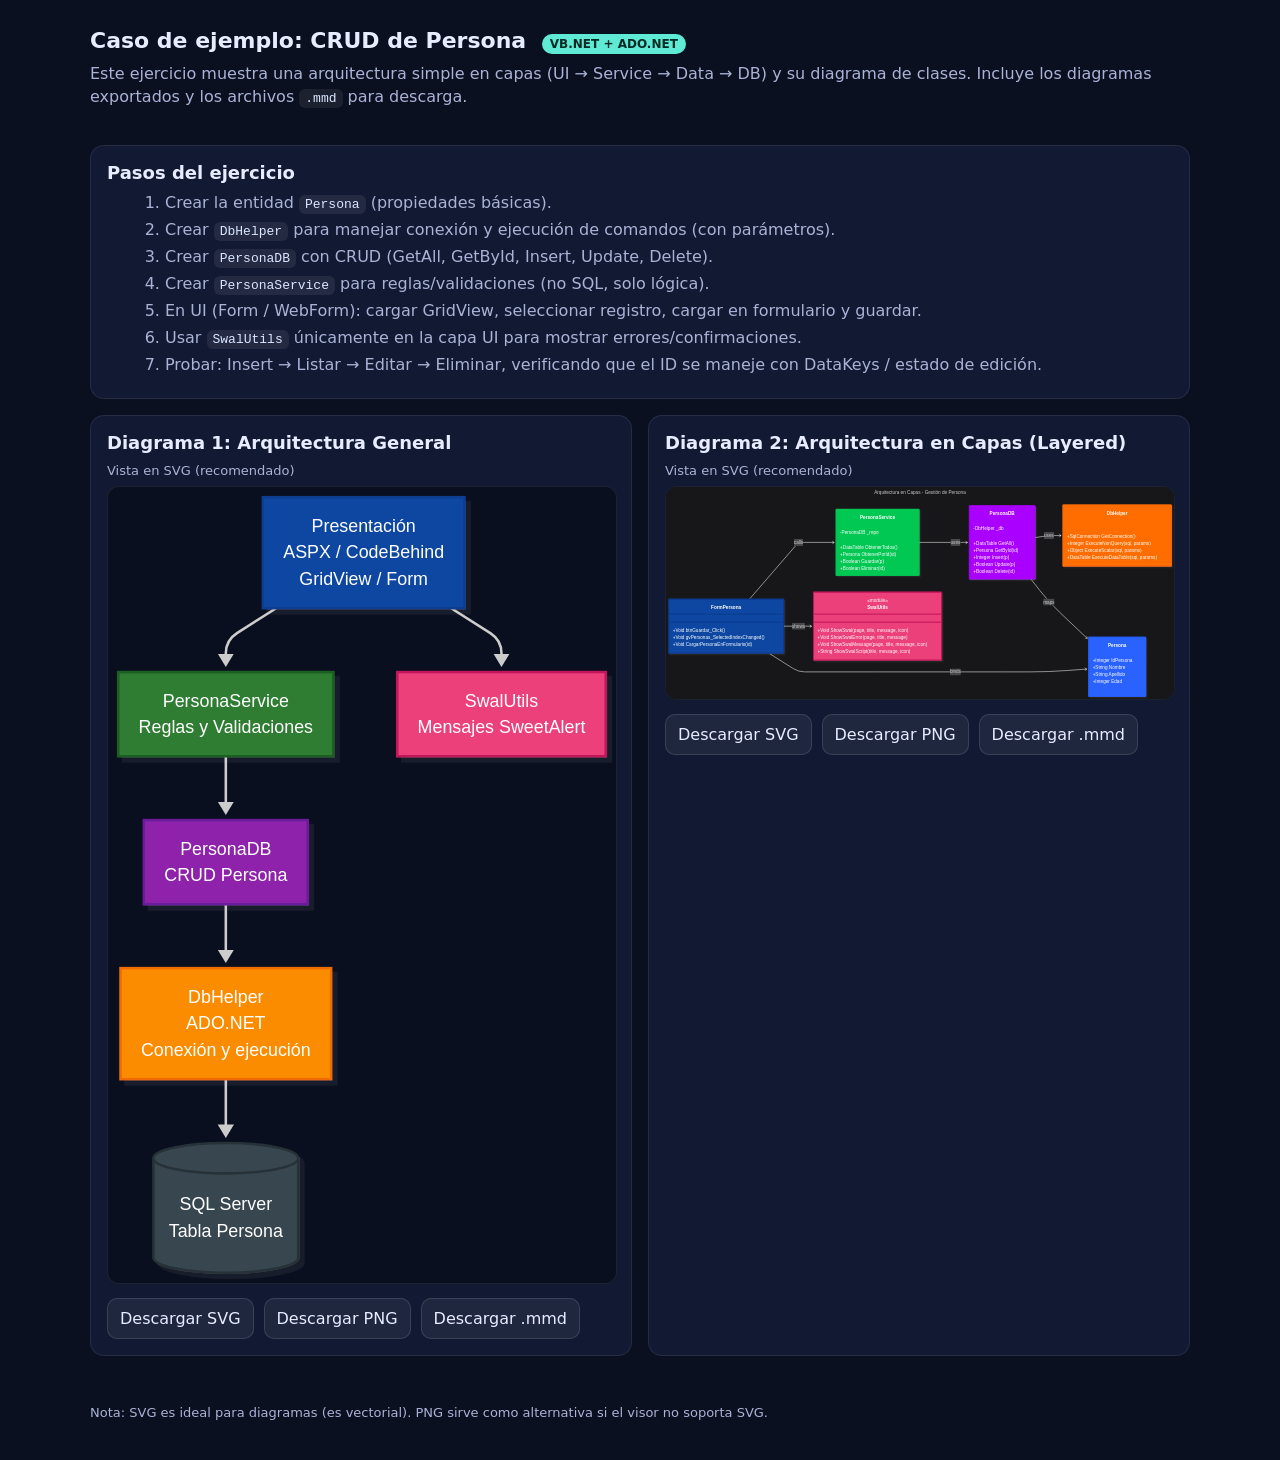
<file: II-46/diagrams/personas/index.html>
<!doctype html>
<html lang="es">
  <head>
    <meta charset="utf-8" />
    <meta name="viewport" content="width=device-width,initial-scale=1" />
    <title>Caso de ejemplo: CRUD Persona (Capas + Clases)</title>
    <link rel="stylesheet" href="index.css" />
  </head>

  <body>
    <header>
      <h1>Caso de ejemplo: CRUD de Persona <span class="tag">VB.NET + ADO.NET</span></h1>
      <p>
        Este ejercicio muestra una arquitectura simple en capas (UI → Service → Data → DB) y su diagrama de clases. Incluye los diagramas exportados y los archivos
        <code class="inline">.mmd</code> para descarga.
      </p>
    </header>

    <main class="wrap">
      <section class="card">
        <h2 style="margin: 0 0 8px; font-size: 18px">Pasos del ejercicio</h2>
        <ol>
          <li>Crear la entidad <code class="inline">Persona</code> (propiedades básicas).</li>
          <li>Crear <code class="inline">DbHelper</code> para manejar conexión y ejecución de comandos (con parámetros).</li>
          <li>Crear <code class="inline">PersonaDB</code> con CRUD (GetAll, GetById, Insert, Update, Delete).</li>
          <li>Crear <code class="inline">PersonaService</code> para reglas/validaciones (no SQL, solo lógica).</li>
          <li>En UI (Form / WebForm): cargar GridView, seleccionar registro, cargar en formulario y guardar.</li>
          <li>Usar <code class="inline">SwalUtils</code> únicamente en la capa UI para mostrar errores/confirmaciones.</li>
          <li>Probar: Insert → Listar → Editar → Eliminar, verificando que el ID se maneje con DataKeys / estado de edición.</li>
        </ol>
      </section>

      <section class="grid">
        <!-- Diagrama Capas -->
        <section class="card">
          <h2 style="margin: 0 0 6px; font-size: 18px">Diagrama 1: Arquitectura General</h2>

          <figure>
            <figcaption>Vista en SVG (recomendado)</figcaption>
            <picture>
              <source srcset="../../images/persona_layer_architecture.svg" type="image/svg+xml" />
              <img src="../../images/persona_layer_architecture.png" alt="Arquitectura General CRUD Persona" />
            </picture>
          </figure>

          <div class="btns">
            <a class="btn" href="../../images/persona_layer_architecture.svg" download>Descargar SVG</a>
            <a class="btn" href="../../images/persona_layer_architecture.png" download>Descargar PNG</a>
            <a class="btn" href="Persona - Capas.mmd" download>Descargar .mmd</a>
          </div>
        </section>

        <!-- Diagrama Clases -->
        <section class="card">
          <h2 style="margin: 0 0 6px; font-size: 18px">Diagrama 2: Arquitectura en Capas (Layered)</h2>

          <figure>
            <figcaption>Vista en SVG (recomendado)</figcaption>
            <picture>
              <source srcset="../../images/persona_layered_arch.svg" type="image/svg+xml" />
              <img src="../../images/persona_layered_arch.png" onclick="openModal(this)" style="cursor:pointer;"
              alt="Arquitectura en Capas Persona" />
            </picture>
          </figure>

          <div class="btns">
            <a class="btn" href="../../images/persona_layered_arch.svg" download>Descargar SVG</a>
            <a class="btn" href="../../images/persona_layered_arch.png" download>Descargar PNG</a>
            <a class="btn" href="../../images/Persona - Clases.mmd" download>Descargar .mmd</a>
          </div>
        </section>
      </section>

      <div id="imgModal" class="modal">
        <span class="close" onclick="closeModal()">&times;</span>
        <img class="modal-content" id="modalImg" />
      </div>
    </main>

    <footer>
      <p>Nota: SVG es ideal para diagramas (es vectorial). PNG sirve como alternativa si el visor no soporta SVG.</p>
    </footer>
    <script>
      function openModal(img) {
        document.getElementById("imgModal").style.display = "block";
        document.getElementById("modalImg").src = img.src;
      }

      function closeModal() {
        document.getElementById("imgModal").style.display = "none";
      }
    </script>
  </body>
</html>
</file>
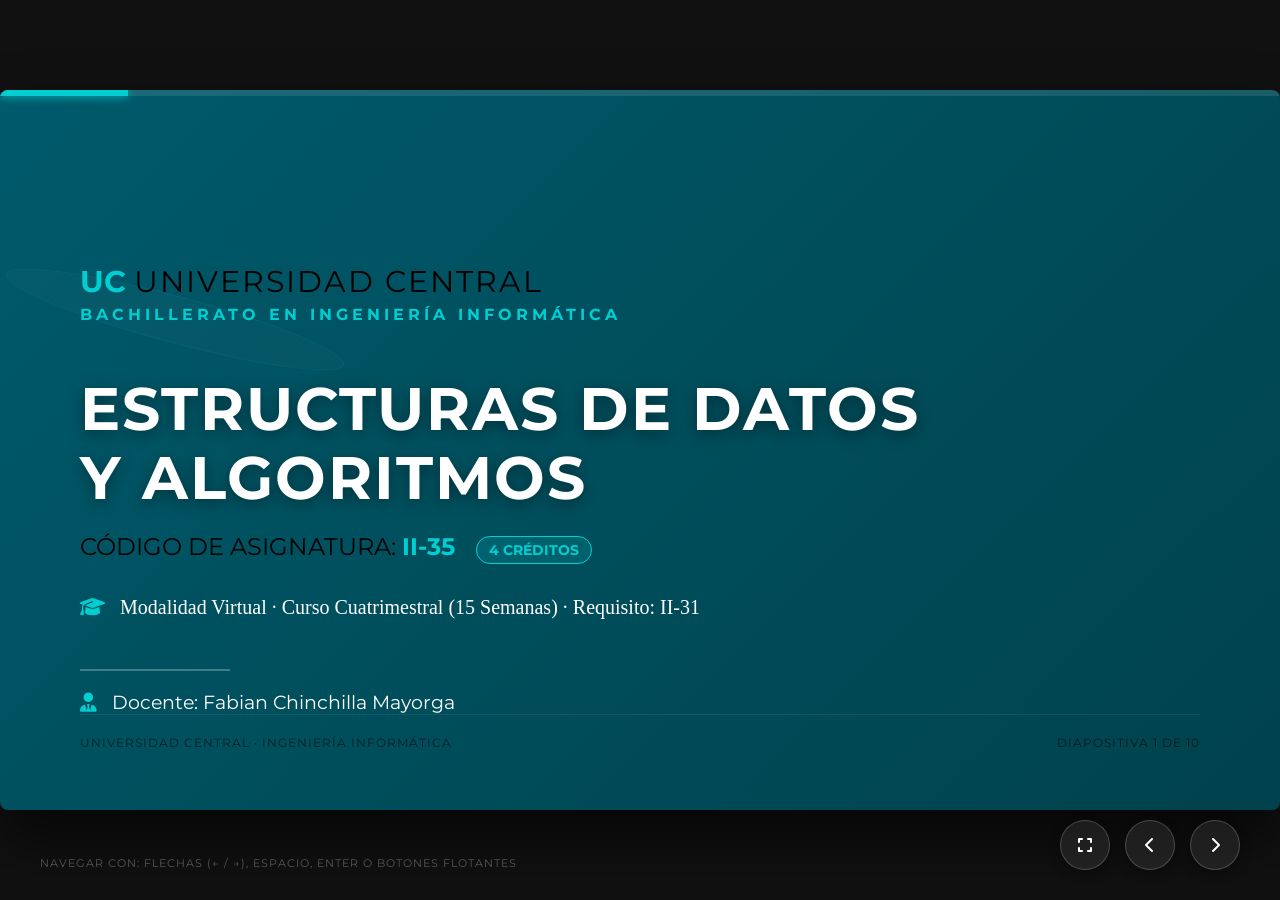
<file: II-35/presentacion.html>
<!DOCTYPE html>
<html lang="es">
<head>
    <meta charset="UTF-8">
    <meta name="viewport" content="width=device-width, initial-scale=1.0">
    <title>II-35 Estructuras de Datos y Algoritmos - Universidad Central</title>
    <link rel="preconnect" href="https://fonts.googleapis.com">
    <link rel="preconnect" href="https://fonts.gstatic.com" crossorigin>
    <link href="https://fonts.googleapis.com/css2?family=Montserrat:wght@400;500;700&family=Open+Sans:wght@400;600&display=swap" rel="stylesheet">
    <link rel="stylesheet" href="https://cdnjs.cloudflare.com/ajax/libs/font-awesome/6.5.1/css/all.min.css">
    <style>
        /* ==========================================================================
           1. CONFIGURACIÓN Y VARIABLES - NUEVA LÍNEA GRÁFICA UC
           ========================================================================== */
        :root {
            --uc-teal: #008080;
            --uc-dark-teal: #005a6b;
            --uc-slate: #00424d;
            --uc-white: #ffffff;
            --uc-accent: #00ced1;
            --primary-font: 'Montserrat', sans-serif;
            --body-font: 'Open Sans', sans-serif;
        }

        * {
            box-sizing: border-box;
            margin: 0;
            padding: 0;
        }

        html, body {
            width: 100%;
            height: 100%;
            background-color: #111; /* Fondo oscuro exterior */
            overflow: hidden;
            display: flex;
            justify-content: center;
            align-items: center;
            user-select: none;
        }

        /* ==========================================================================
           2. CONTENEDOR GLOBAL DEL DECK (PROPORCIÓN FIJA 16:9 AUTOSCALABLE)
           ========================================================================== */
        #slide-deck {
            position: relative;
            width: 1280px;
            height: 720px;
            background: linear-gradient(135deg, var(--uc-dark-teal), var(--uc-slate));
            overflow: hidden;
            display: flex;
            flex-direction: column;
            justify-content: space-between;
            border-radius: 8px;
            box-shadow: 0 30px 60px rgba(0,0,0,0.6);
            transform-origin: center center;
            flex-shrink: 0; /* Evita colapsos de tamaño en flexbox */
            transition: transform 0.1s ease-out;
        }

        /* Textura sutil de fibra de carbono de fondo sobre el deck */
        #slide-deck::after {
            content: "";
            position: absolute;
            top: 0; left: 0; right: 0; bottom: 0;
            background-image: url('https://www.transparenttextures.com/patterns/carbon-fibre.png');
            opacity: 0.1;
            z-index: 1;
            pointer-events: none;
        }

        /* Estructura de Diapositiva Individual */
        .slide-container {
            display: none; /* Controlado por JS */
            position: absolute;
            top: 0;
            left: 0;
            width: 100%;
            height: 100%;
            padding: 60px 80px;
            flex-direction: column;
            justify-content: space-between;
            background: transparent; /* El fondo lo provee el #slide-deck */
            animation: slideFadeIn 0.4s ease-in-out;
            z-index: 2;
        }

        /* Diapositiva Activa */
        .slide-container.active {
            display: flex;
        }

        @keyframes slideFadeIn {
            from { opacity: 0; transform: scale(0.98); }
            to { opacity: 1; transform: scale(1); }
        }

        /* Formas decorativas orgánicas abstractas */
        .bg-shape {
            position: absolute;
            background: rgba(255, 255, 255, 0.02);
            border-radius: 50%;
            z-index: 1;
            pointer-events: none;
        }
        .bg-shape-1 { width: 500px; height: 500px; border: 1px solid rgba(255,255,255,0.06); top: -150px; right: -150px; }
        .bg-shape-2 { width: 350px; height: 350px; border: 1px solid rgba(0,206,209,0.08); bottom: -80px; left: -80px; transform: rotate(15deg); }

        .slide-container > * { position: relative; z-index: 3; }

        /* ==========================================================================
           3. TIPOGRAFÍA Y ESTILOS GLOBALES DE DISEÑO
           ========================================================================== */
        h1, h2, h3, h4 {
            font-family: var(--primary-font);
            text-transform: uppercase;
            letter-spacing: 2px;
        }

        h1 {
            font-size: 64px;
            line-height: 1.15;
            font-weight: 700;
            margin-bottom: 20px;
            text-shadow: 0 4px 12px rgba(0,0,0,0.3);
            color: var(--uc-white);
        }

        .slide-title {
            font-size: 40px;
            margin-bottom: 35px;
            border-left: 8px solid var(--uc-accent);
            padding-left: 20px;
            font-weight: 700;
            text-align: left;
            color: var(--uc-white);
        }

        p, li {
            font-size: 19px;
            line-height: 1.5;
            color: var(--uc-white); /* Asegura que todo el texto sea blanco brillante */
        }

        .highlight-accent {
            color: var(--uc-accent);
            font-weight: 700;
        }

        .two-column {
            display: grid;
            grid-template-columns: 1fr 1fr;
            gap: 40px;
            width: 100%;
            align-items: start;
        }

        /* Tarjetas de Contenedor (Tiles) */
        .uc-tile {
            background: rgba(255, 255, 255, 0.06);
            padding: 30px;
            border-radius: 12px;
            border-bottom: 4px solid var(--uc-accent);
            box-shadow: 0 8px 32px rgba(0, 0, 0, 0.2);
            color: var(--uc-white);
        }
        .uc-tile h3 {
            font-size: 20px;
            margin-bottom: 15px;
            color: var(--uc-accent);
            display: flex;
            align-items: center;
            gap: 12px;
        }

        .uc-badge {
            background: rgba(0, 206, 209, 0.15);
            border: 1px solid var(--uc-accent);
            color: var(--uc-accent);
            padding: 4px 12px;
            border-radius: 20px;
            font-size: 14px;
            font-weight: 700;
            font-family: var(--primary-font);
        }

        /* ==========================================================================
           4. COMPONENTES VISUALES AVANZADOS
           ========================================================================== */

        /* Gráfico de barras de evaluación */
        .evaluation-chart {
            display: flex;
            align-items: flex-end;
            gap: 30px;
            height: 310px;
            width: 100%;
            padding: 10px 40px 0 40px;
            margin-top: 15px;
        }
        .chart-bar-container {
            flex: 1;
            display: flex;
            flex-direction: column;
            align-items: center;
            height: 100%;
            justify-content: flex-end;
        }
        .chart-bar-fill {
            width: 100%;
            background: linear-gradient(to top, var(--uc-slate), var(--uc-accent));
            border-radius: 6px 6px 0 0;
            position: relative;
            box-shadow: 0 4px 20px rgba(0, 206, 209, 0.25);
            animation: barGrow 1s ease-out forwards;
            transform-origin: bottom;
        }
        @keyframes barGrow {
            from { transform: scaleY(0); }
            to { transform: scaleY(1); }
        }
        .bar-percentage {
            position: absolute;
            top: -35px;
            width: 100%;
            text-align: center;
            font-family: var(--primary-font);
            font-size: 22px;
            font-weight: 700;
            color: var(--uc-accent);
        }
        .bar-label {
            margin-top: 15px;
            font-family: var(--primary-font);
            font-size: 15px;
            font-weight: 700;
            text-transform: uppercase;
            letter-spacing: 1px;
            text-align: center;
            color: var(--uc-white);
        }

        /* Tabla estilizada */
        .table-container table {
            width: 100%;
            border-collapse: collapse;
            background: rgba(0, 0, 0, 0.15);
            border-radius: 8px;
            overflow: hidden;
            box-shadow: 0 4px 15px rgba(0,0,0,0.2);
        }
        .table-container th {
            background: rgba(0, 206, 209, 0.15);
            padding: 14px 18px;
            text-align: left;
            border-bottom: 3px solid var(--uc-accent);
            font-family: var(--primary-font);
            font-size: 15px;
            text-transform: uppercase;
            letter-spacing: 1px;
            color: var(--uc-accent);
        }
        .table-container td {
            padding: 14px 18px;
            border-bottom: 1px solid rgba(255, 255, 255, 0.08);
            font-size: 15px;
            color: var(--uc-white);
        }
        .table-container tr:last-child td {
            border-bottom: none;
        }

        /* Estilos Ilustrativos de los Bloques */
        .block-visualization {
            background: rgba(0, 0, 0, 0.2);
            border: 1px solid rgba(255, 255, 255, 0.1);
            border-radius: 8px;
            padding: 20px;
            display: flex;
            flex-direction: column;
            justify-content: center;
            align-items: center;
            min-height: 250px;
        }

        /* Representación de un Nodo (Bloque III) */
        .node-display {
            display: flex;
            align-items: center;
            gap: 15px;
            font-family: var(--primary-font);
        }
        .visual-node {
            background: var(--uc-slate);
            border: 2px solid var(--uc-accent);
            border-radius: 6px;
            display: flex;
            overflow: hidden;
            box-shadow: 0 4px 15px rgba(0, 206, 209, 0.2);
        }
        .node-part {
            padding: 10px 15px;
            font-size: 14px;
            font-weight: bold;
        }
        .node-part.info {
            background: rgba(255,255,255,0.05);
            border-right: 2px solid var(--uc-accent);
            color: var(--uc-white);
        }
        .node-part.pointer {
            color: var(--uc-accent);
        }
        .node-arrow {
            color: var(--uc-accent);
            font-size: 24px;
        }

        /* Representación de Pilas/Colas (Bloque II) */
        .queue-display {
            display: flex;
            border: 2px solid rgba(255,255,255,0.2);
            border-left: none;
            border-right: none;
            padding: 10px;
            gap: 10px;
            width: 80%;
            justify-content: center;
        }
        .queue-item {
            background: var(--uc-accent);
            color: var(--uc-slate);
            padding: 10px 15px;
            border-radius: 4px;
            font-weight: bold;
            font-family: var(--primary-font);
        }

        /* Representación de Jerarquías/Árboles (Bloque IV) */
        .tree-display {
            display: flex;
            flex-direction: column;
            align-items: center;
            gap: 15px;
            width: 100%;
        }
        .tree-level {
            display: flex;
            gap: 40px;
        }
        .tree-node {
            width: 45px;
            height: 45px;
            background: var(--uc-slate);
            border: 2px solid var(--uc-accent);
            border-radius: 50%;
            display: flex;
            justify-content: center;
            align-items: center;
            font-family: var(--primary-font);
            font-weight: bold;
            color: var(--uc-white);
            box-shadow: 0 4px 10px rgba(0, 206, 209, 0.3);
        }

        /* Línea de tiempo cronograma */
        .timeline {
            display: flex;
            justify-content: space-between;
            position: relative;
            margin-top: 40px;
            width: 100%;
        }
        .timeline::after {
            content: "";
            position: absolute;
            top: 50%;
            left: 0;
            width: 100%;
            height: 3px;
            background: rgba(255, 255, 255, 0.15);
            z-index: 0;
        }
        .timeline-node {
            width: 22%;
            background: var(--uc-slate);
            border: 2px solid var(--uc-accent);
            padding: 20px;
            border-radius: 8px;
            z-index: 1;
            position: relative;
            box-shadow: 0 4px 20px rgba(0,0,0,0.3);
        }
        .timeline-node .week-tag {
            font-family: var(--primary-font);
            color: var(--uc-accent);
            font-weight: 700;
            font-size: 16px;
            margin-bottom: 8px;
            text-transform: uppercase;
        }
        .timeline-node p {
            font-size: 14px;
            line-height: 1.5;
            color: var(--uc-white);
        }

        /* Matriz de pruebas del proyecto final */
        .matrix-table {
            width: 100%;
            border-collapse: collapse;
            font-size: 14px;
        }
        .matrix-table th {
            background: rgba(0, 206, 209, 0.1);
            color: var(--uc-accent);
            padding: 10px;
            border: 1px solid rgba(255, 255, 255, 0.15);
            text-align: center;
        }
        .matrix-table td {
            padding: 10px;
            border: 1px solid rgba(255, 255, 255, 0.15);
            text-align: center;
            color: var(--uc-white);
        }

        /* ==========================================================================
           5. INTERFAZ DE NAVEGACIÓN Y CONTROLES
           ========================================================================== */
        .progress-bar-container {
            position: absolute;
            top: 0;
            left: 0;
            width: 100%;
            height: 6px;
            background: rgba(255, 255, 255, 0.1);
            z-index: 10;
        }
        .progress-fill {
            height: 100%;
            width: 0%; /* JS lo actualiza */
            background: var(--uc-accent);
            transition: width 0.3s ease;
            box-shadow: 0 0 10px var(--uc-accent);
        }

        .slide-footer {
            display: flex;
            justify-content: space-between;
            align-items: center;
            border-top: 1px solid rgba(255, 255, 255, 0.12);
            padding-top: 20px;
            font-family: var(--primary-font);
            font-size: 12px;
            text-transform: uppercase;
            letter-spacing: 1px;
            opacity: 0.6;
        }

        .nav-controls {
            position: fixed;
            bottom: 30px;
            right: 40px;
            display: flex;
            gap: 15px;
            z-index: 100;
        }
        body.is-fullscreen .nav-controls {
            display: none;
        }
        .nav-btn {
            width: 50px;
            height: 50px;
            background: rgba(255, 255, 255, 0.08);
            border: 1px solid rgba(255, 255, 255, 0.2);
            border-radius: 50%;
            color: var(--uc-white);
            display: flex;
            justify-content: center;
            align-items: center;
            cursor: pointer;
            transition: all 0.3s cubic-bezier(0.4, 0, 0.2, 1);
            box-shadow: 0 4px 12px rgba(0,0,0,0.3);
        }
        .nav-btn:hover {
            background: var(--uc-accent);
            color: var(--uc-slate);
            border-color: var(--uc-accent);
            transform: scale(1.1);
        }
        .nav-btn:active {
            transform: scale(0.95);
        }

        .user-hint {
            position: fixed;
            bottom: 30px;
            left: 40px;
            color: rgba(255, 255, 255, 0.3);
            font-family: var(--primary-font);
            font-size: 11px;
            letter-spacing: 1px;
            text-transform: uppercase;
            z-index: 100;
        }
        body.is-fullscreen .user-hint {
            display: none;
        }
    </style>
</head>
<body>

    <!-- MENÚ DE AYUDA Y CONTROLES FLOTANTES EXTERNOS (NO SE ESCALAN CON EL LIENZO) -->
    <div class="user-hint">Navegar con: Flechas (← / →), Espacio, Enter o Botones Flotantes</div>

    <div class="nav-controls">
        <div class="nav-btn" id="fullscreenBtn" title="Pantalla Completa"><i class="fa-solid fa-expand"></i></div>
        <div class="nav-btn" id="prevBtn" title="Diapositiva Anterior"><i class="fa-solid fa-chevron-left"></i></div>
        <div class="nav-btn" id="nextBtn" title="Siguiente Diapositiva"><i class="fa-solid fa-chevron-right"></i></div>
    </div>

    <!-- ==========================================================================
       CONTENEDOR DE DIAPOSITIVAS AUTOSCALABLE
       ========================================================================== -->
    <div id="slide-deck">
        <!-- BARRA SUPERIOR DE PROGRESO DE LA PRESENTACIÓN -->
        <div class="progress-bar-container">
            <div class="progress-fill" id="progressBar"></div>
        </div>

        <!-- ==========================================================================
           DIAPOSITIVA 1: PORTADA INSTITUCIONAL
           ========================================================================== -->
        <div class="slide-container active" id="slide1">
            <div class="bg-shape bg-shape-1"></div>
            <div class="bg-shape bg-shape-2"></div>

            <div class="slide-content" style="justify-content: center;">
                <div style="font-family: var(--primary-font); font-size: 30px; margin-bottom: 5px;">
                    <span style="font-weight:700; color:var(--uc-accent);">UC</span>
                    <span style="font-weight:400; letter-spacing: 2px;">UNIVERSIDAD CENTRAL</span>
                </div>
                <div style="font-family: var(--primary-font); font-size: 16px; font-weight:700; color:var(--uc-accent); letter-spacing:4px; margin-bottom: 50px;">
                    BACHILLERATO EN INGENIERÍA INFORMÁTICA
                </div>

                <div style="margin-bottom: 35px;">
                    <h1 style="font-size: 60px; font-weight: 700; line-height: 1.15; text-shadow: 0 4px 15px rgba(0,0,0,0.4);">
                        ESTRUCTURAS DE DATOS<br>Y ALGORITMOS
                    </h1>
                    <div style="font-family: var(--primary-font); font-size: 24px; margin-top: 15px;">
                        CÓDIGO DE ASIGNATURA: <span class="highlight-accent">II-35</span>
                        <span class="uc-badge" style="margin-left: 15px;">4 CRÉDITOS</span>
                    </div>
                </div>

                <div style="margin-bottom: 50px; font-size: 20px; color: var(--uc-white);">
                    <i class="fa-solid fa-graduation-cap" style="color:var(--uc-accent); margin-right: 10px;"></i> Modalidad Virtual · Curso Cuatrimestral (15 Semanas) · Requisito: II-31
                </div>

                <div style="width: 150px; height: 2px; background-color: rgba(255,255,255,0.25); margin-bottom: 20px;"></div>
                <div style="font-family: var(--primary-font); font-size: 19px; color: var(--uc-white);">
                    <i class="fa-solid fa-user-tie" style="color:var(--uc-accent); margin-right: 10px;"></i> Docente: Fabian Chinchilla Mayorga
                </div>
            </div>

            <div class="slide-footer">
                <span>Universidad Central · Ingeniería Informática</span>
                <span class="page-number"></span>
            </div>
        </div>

        <!-- ==========================================================================
           DIAPOSITIVA 2: PRESENTACIÓN DEL PROFESOR Y BIENVENIDA
           ========================================================================== -->
        <div class="slide-container" id="slide2">
            <div class="bg-shape bg-shape-2"></div>
            <h2 class="slide-title">Conozcámonos</h2>

            <div class="slide-content">
                <div class="two-column">
                    <!-- Perfil del Docente (UCR / Universidad Central) -->
                    <div class="uc-tile">
                        <h3><i class="fa-solid fa-chalkboard-user"></i> Tu Profesor</h3>
                        <p style="font-size: 24px; font-weight: 700; margin-bottom: 2px; color: var(--uc-white);">Fabian Chinchilla M.</p>
                        <p style="font-size: 13px; text-transform: uppercase; color: var(--uc-accent); font-weight: 600; margin-bottom: 15px; letter-spacing: 1px;">
                            Ingeniero Informático (UCR) & Analista de Sistemas
                        </p>
                        <p style="font-size: 15px; text-align: justify; line-height: 1.55; margin-bottom: 15px; color: var(--uc-white);">
                            Graduado de Bachillerato en Informática Empresarial de la <strong>Universidad de Costa Rica (UCR)</strong> y estudiante de Licenciatura en Ingeniería Informática en la Universidad Central. Profesional con más de 6 años de experiencia en el sector corporativo liderando desarrollo e integración de sistemas web empresariales (.NET, Java, SQL Server, Angular/React).
                        </p>
                        <div style="display: flex; flex-wrap: wrap; gap: 10px; font-size: 13px; border-top: 1px solid rgba(255,255,255,0.1); padding-top: 15px;">
                            <span><i class="fa-solid fa-code" style="color: var(--uc-accent);"></i> POO / Java</span>
                            <span><i class="fa-solid fa-gears" style="color: var(--uc-accent);"></i> Arquitectura de Sistemas</span>
                        </div>
                    </div>

                    <!-- Dinámica Rompehielos de Estudiantes -->
                    <div class="uc-tile" style="background: rgba(0, 206, 209, 0.04); border-left: 5px solid var(--uc-accent); border-bottom: none;">
                        <h3><i class="fa-solid fa-comments"></i> Rompamos el Hielo</h3>
                        <p style="font-size: 16px; font-style: italic; margin-bottom: 20px; color: var(--uc-white);">
                            Por favor, presentémonos de manera ordenada respondiendo lo siguiente:
                        </p>
                        <ul style="list-style: none; font-size: 17px;">
                            <li style="margin-bottom: 12px; color: var(--uc-white);"><i class="fa-solid fa-id-card-clip" style="color: var(--uc-accent); width: 25px;"></i> <strong>Nombre</strong> y cómo prefieren que les llame.</li>
                            <li style="margin-bottom: 12px; color: var(--uc-white);"><i class="fa-solid fa-map-pin" style="color: var(--uc-accent); width: 25px;"></i> <strong>¿De dónde son?</strong> (Ubicación de conexión).</li>
                            <li style="margin-bottom: 12px; color: var(--uc-white);"><i class="fa-solid fa-briefcase" style="color: var(--uc-accent); width: 25px;"></i> <strong>¿Trabajan actualmente?</strong> ¿Es relacionado a TI?</li>
                            <li style="margin-bottom: 12px; color: var(--uc-white);"><i class="fa-solid fa-wand-magic-sparkles" style="color: var(--uc-accent); width: 25px;"></i> <strong>¿Expectativa</strong> del curso II-35?</li>
                            <li style="margin-bottom: 12px; color: var(--uc-white);"><i class="fa-solid fa-dice-five" style="color: var(--uc-accent); width: 25px;"></i> Un <strong>dato curioso</strong>, hobby o videojuego preferido.</li>
                        </ul>
                    </div>
                </div>
            </div>

            <div class="slide-footer">
                <span>II-35 Estructuras de Datos y Algoritmos</span>
                <span class="page-number"></span>
            </div>
        </div>

        <!-- ==========================================================================
           DIAPOSITIVA 3: DESCRIPCIÓN Y OBJETIVOS DE LA MATERIA
           ========================================================================== -->
        <div class="slide-container" id="slide3">
            <h2 class="slide-title">Descripción y Objetivos</h2>

            <div class="slide-content">
                <div class="two-column">
                    <div>
                        <h3 style="font-family:var(--primary-font); font-size:18px; color:var(--uc-accent); margin-bottom:15px; text-transform:uppercase;">Descripción de Programa</h3>
                        <p style="font-size: 17px; text-align: justify; line-height: 1.6; margin-bottom: 20px; color: var(--uc-white);">
                            El curso capacita en el desarrollo de sistemas mediante la adecuada adopción de estructuras de datos, determinando cómo estas impactan la complejidad lógica, el consumo de memoria física y la rapidez de ejecución de los programas.
                        </p>
                        <div class="uc-tile" style="padding: 20px; background: rgba(0, 206, 209, 0.05); border-left: 4px solid var(--uc-accent); border-bottom: none;">
                            <p style="font-size:15px; font-style:italic; color: var(--uc-white);">
                                "Bajo una dinámica teórico-práctica se fomenta la construcción de estructuras usando <span class="highlight-accent">Java</span> para emular exigencias reales de computación en la nube."
                            </p>
                        </div>
                    </div>

                    <div class="uc-tile" style="border-bottom: none; border-top: 4px solid var(--uc-accent);">
                        <h3><i class="fa-solid fa-bullseye"></i> Objetivos del Curso</h3>
                        <p style="font-size: 16px; font-weight: bold; margin-bottom: 10px; color: var(--uc-accent);">Objetivo General:</p>
                        <p style="font-size: 15px; margin-bottom: 20px; text-align: justify; color: var(--uc-white);">
                            Proporcionar conocimientos sobre múltiples tipos de estructuras de datos para resolver con solvencia problemas profesionales y adaptarse a cualquier lenguaje de programación.
                        </p>
                        <p style="font-size: 16px; font-weight: bold; margin-bottom: 10px; color: var(--uc-accent);">Metas Específicas:</p>
                        <ul style="list-style: none; font-size: 14px;">
                            <li style="margin-bottom: 8px; color: var(--uc-white);"><i class="fa-solid fa-angle-right" style="color:var(--uc-accent);"></i> Expandir el pensamiento lógico de abstracción mediante Java.</li>
                            <li style="margin-bottom: 8px; color: var(--uc-white);"><i class="fa-solid fa-angle-right" style="color:var(--uc-accent);"></i> Codificar estructuras complejas desde cero.</li>
                            <li style="color: var(--uc-white);"><i class="fa-solid fa-angle-right" style="color:var(--uc-accent);"></i> Optimizar el uso de recursos y el rendimiento de CPU.</li>
                        </ul>
                    </div>
                </div>
            </div>

            <div class="slide-footer">
                <span>II-35 Estructuras de Datos y Algoritmos</span>
                <span class="page-number"></span>
            </div>
        </div>

        <!-- ==========================================================================
           DIAPOSITIVA 4: BLOQUE I (FUNDAMENTOS Y REPASO DE JAVA)
           ========================================================================== -->
        <div class="slide-container" id="slide4">
            <h2 class="slide-title">Bloque I: Fundamentos y Repaso de Java</h2>

            <div class="slide-content">
                <div class="two-column">
                    <div class="uc-tile" style="height: 100%;">
                        <h3><i class="fa-solid fa-cubes"></i> Temas y Contenidos</h3>
                        <ul style="list-style: none; font-size: 15px; line-height: 1.8;">
                            <li style="margin-bottom: 15px; color: var(--uc-white);">
                                <strong style="color: var(--uc-accent);">Tema I: Programación Orientada a Objetos en Java</strong><br>
                                <span style="font-size:14px; color: var(--uc-white);">Conceptos clave de Clases, Objetos, Atributos y Métodos. Pilares fundamentales: Herencia, Polimorfismo, Encapsulamiento y Abstracción. Sobrecarga y Sobreescritura.</span>
                            </li>
                            <li style="color: var(--uc-white);">
                                <strong style="color: var(--uc-accent);">Tema II: Gestión de Excepciones y Clases Base</strong><br>
                                <span style="font-size:14px; color: var(--uc-white);">Uso robusto de try-catch-finally. Lanzamiento de excepciones y excepciones personalizadas. Clase Object, Clases Wrapper y Genéricos básicos.</span>
                            </li>
                        </ul>
                    </div>

                    <div class="block-visualization">
                        <p style="font-size: 14px; margin-bottom: 15px; text-transform: uppercase; letter-spacing: 1px; color: var(--uc-accent);">Estructura de Objetos de Java</p>
                        <div style="background: rgba(255,255,255,0.05); padding: 15px; border-radius: 6px; border: 1px solid rgba(0, 206, 209, 0.2); width: 80%; font-family: monospace; font-size: 13px; color: var(--uc-white);">
                            <span style="color:#f87171;">class</span> ObjetoBase {<br>
                            &nbsp;&nbsp;<span style="color:#60a5fa;">private</span> String estado;<br>
                            &nbsp;&nbsp;<span style="color:#34d399;">public void</span> operar() {<br>
                            &nbsp;&nbsp;&nbsp;&nbsp;<span style="color:#eab308;">// Lógica encapsulada</span><br>
                            &nbsp;&nbsp;}<br>
                            }
                        </div>
                    </div>
                </div>
            </div>

            <div class="slide-footer">
                <span>II-35 Estructuras de Datos y Algoritmos</span>
                <span class="page-number"></span>
            </div>
        </div>

        <!-- ==========================================================================
           DIAPOSITIVA 5: BLOQUE II (ESTRUCTURAS LINEALES Y COLECCIONES)
           ========================================================================== -->
        <div class="slide-container" id="slide5">
            <h2 class="slide-title">Bloque II: Estructuras Lineales y Colecciones</h2>

            <div class="slide-content">
                <div class="two-column">
                    <div class="uc-tile" style="height: 100%;">
                        <h3><i class="fa-solid fa-list-ol"></i> Temas y Contenidos</h3>
                        <ul style="list-style: none; font-size: 15px; line-height: 1.7;">
                            <li style="margin-bottom: 10px; color: var(--uc-white);">
                                <strong style="color: var(--uc-accent);">Tema III: Java Collections Framework</strong><br>
                                <span style="font-size:14px; color: var(--uc-white);">Interfaz Collection, List, Set y Map. Diferencias de rendimiento entre ArrayList y LinkedList. Uso de Iterator y comparadores.</span>
                            </li>
                            <li style="margin-bottom: 10px; color: var(--uc-white);">
                                <strong style="color: var(--uc-accent);">Tema IV: TDA Pilas (Stack)</strong><br>
                                <span style="font-size:14px; color: var(--uc-white);">Estructura LIFO. Operaciones de push, pop, peek. Aplicaciones prácticas y evaluación de algoritmos de notación postfija y prefija.</span>
                            </li>
                            <li style="color: var(--uc-white);">
                                <strong style="color: var(--uc-accent);">Tema V: TDA Colas (Queue)</strong><br>
                                <span style="font-size:14px; color: var(--uc-white);">Estructura FIFO. Operaciones de encolar y desencolar. Colas de prioridad y colas circulares estáticas basadas en arreglos.</span>
                            </li>
                        </ul>
                    </div>

                    <div class="block-visualization">
                        <p style="font-size: 14px; margin-bottom: 15px; text-transform: uppercase; letter-spacing: 1px; color: var(--uc-accent);">Comportamiento FIFO (Cola)</p>
                        <div class="queue-display">
                            <div class="queue-item" style="opacity: 0.5;">Entrada</div>
                            <div class="queue-item">Dato 3</div>
                            <div class="queue-item">Dato 2</div>
                            <div class="queue-item">Dato 1</div>
                            <div class="queue-item" style="opacity: 0.5;">Salida</div>
                        </div>
                        <p style="font-size: 12px; margin-top: 15px; color: var(--uc-white);">El primer elemento en ingresar (Dato 1) es el primero en ser procesado.</p>
                    </div>
                </div>
            </div>

            <div class="slide-footer">
                <span>II-35 Estructuras de Datos y Algoritmos</span>
                <span class="page-number"></span>
            </div>
        </div>

        <!-- ==========================================================================
           DIAPOSITIVA 6: BLOQUE III (ESTRUCTURAS DINÁMICAS - LISTAS)
           ========================================================================== -->
        <div class="slide-container" id="slide6">
            <h2 class="slide-title">Bloque III: Estructuras Dinámicas (Listas)</h2>

            <div class="slide-content">
                <div class="two-column">
                    <div class="uc-tile" style="height: 100%;">
                        <h3><i class="fa-solid fa-circle-nodes"></i> Temas y Contenidos</h3>
                        <ul style="list-style: none; font-size: 14px; line-height: 1.6;">
                            <li style="margin-bottom: 8px; color: var(--uc-white);">
                                <strong style="color: var(--uc-accent);">Tema VI: El Concepto de Nodo y Punteros</strong><br>
                                <span style="font-size:13px; color: var(--uc-white);">Asignación de memoria dinámica y estructuras de autoreferencia. Vinculación física de bloques.</span>
                            </li>
                            <li style="margin-bottom: 8px; color: var(--uc-white);">
                                <strong style="color: var(--uc-accent);">Tema VII: Listas Enlazadas Simples</strong><br>
                                <span style="font-size:13px; color: var(--uc-white);">Inserción al inicio, final e intermedia. Eliminación, recorrido secuencial y algoritmos de búsqueda.</span>
                            </li>
                            <li style="margin-bottom: 8px; color: var(--uc-white);">
                                <strong style="color: var(--uc-accent);">Tema VIII: Listas Enlazadas Dobles</strong><br>
                                <span style="font-size:13px; color: var(--uc-white);">Punteros anterior y siguiente. Operaciones de inserción, eliminación y recorridos bidireccionales eficientes.</span>
                            </li>
                            <li style="color: var(--uc-white);">
                                <strong style="color: var(--uc-accent);">Tema IX: Listas Circulares</strong><br>
                                <span style="font-size:13px; color: var(--uc-white);">Circularidad simple y doble. Manejo estricto de cabeza, cola y cursores activos para evitar bucles infinitos en navegación.</span>
                            </li>
                        </ul>
                    </div>

                    <div class="block-visualization">
                        <p style="font-size: 14px; margin-bottom: 15px; text-transform: uppercase; letter-spacing: 1px; color: var(--uc-accent);">Enlace Físico de Nodos Dobles</p>
                        <div class="node-display">
                            <div class="visual-node">
                                <div class="node-part info">Ant</div>
                                <div class="node-part info">Dato A</div>
                                <div class="node-part pointer">Sig</div>
                            </div>
                            <div class="node-arrow"><i class="fa-solid fa-right-left"></i></div>
                            <div class="visual-node">
                                <div class="node-part info">Ant</div>
                                <div class="node-part info">Dato B</div>
                                <div class="node-part pointer">Sig</div>
                            </div>
                        </div>
                        <p style="font-size: 12px; margin-top: 15px; text-align: center; color: var(--uc-white);">Los punteros permiten el recorrido hacia adelante o atrás.</p>
                    </div>
                </div>
            </div>

            <div class="slide-footer">
                <span>II-35 Estructuras de Datos y Algoritmos</span>
                <span class="page-number"></span>
            </div>
        </div>

        <!-- ==========================================================================
           DIAPOSITIVA 7: BLOQUE IV (RECURSIVIDAD Y ESTRUCTURAS NO LINEALES)
           ========================================================================== -->
        <div class="slide-container" id="slide7">
            <h2 class="slide-title">Bloque IV: Recursividad y No Lineales</h2>

            <div class="slide-content">
                <div class="two-column">
                    <div class="uc-tile" style="height: 100%;">
                        <h3><i class="fa-solid fa-sitemap"></i> Temas y Contenidos</h3>
                        <ul style="list-style: none; font-size: 14px; line-height: 1.6;">
                            <li style="margin-bottom: 8px; color: var(--uc-white);">
                                <strong style="color: var(--uc-accent);">Tema X: Recursividad</strong><br>
                                <span style="font-size:13px; color: var(--uc-white);">Caso base y paso recursivo. Análisis de pilas de llamadas y eficiencia vs. la iteración convencional.</span>
                            </li>
                            <li style="margin-bottom: 8px; color: var(--uc-white);">
                                <strong style="color: var(--uc-accent);">Tema XI: Árboles</strong><br>
                                <span style="font-size:13px; color: var(--uc-white);">Nodos raíz, hojas, altura y niveles. Árboles Binarios y Recorridos en profundidad (Preorden, Inorden, Postorden).</span>
                            </li>
                            <li style="margin-bottom: 8px; color: var(--uc-white);">
                                <strong style="color: var(--uc-accent);">Tema XII: Árboles Binarios de Búsqueda (ABB)</strong><br>
                                <span style="font-size:13px; color: var(--uc-white);">Inserción ordenada, eliminación compleja y optimización de búsquedas logarítmicas.</span>
                            </li>
                            <li style="color: var(--uc-white);">
                                <strong style="color: var(--uc-accent);">Tema XIII: Grafos</strong><br>
                                <span style="font-size:13px; color: var(--uc-white);">Vértices y Aristas. Representaciones (Matriz y Lista de adyacencia). Algoritmos de búsqueda DFS y BFS.</span>
                            </li>
                        </ul>
                    </div>

                    <div class="block-visualization">
                        <p style="font-size: 14px; margin-bottom: 10px; text-transform: uppercase; letter-spacing: 1px; color: var(--uc-accent);">Estructura Jerárquica (ABB)</p>
                        <div class="tree-display">
                            <div class="tree-node">15</div>
                            <div style="display:flex; gap: 30px;">
                                <div class="tree-arrow" style="transform:rotate(-30deg);"><i class="fa-solid fa-arrow-down"></i></div>
                                <div class="tree-arrow" style="transform:rotate(30deg);"><i class="fa-solid fa-arrow-down"></i></div>
                            </div>
                            <div class="tree-level">
                                <div class="tree-node">8</div>
                                <div class="tree-node">20</div>
                            </div>
                        </div>
                    </div>
                </div>
            </div>

            <div class="slide-footer">
                <span>II-35 Estructuras de Datos y Algoritmos</span>
                <span class="page-number"></span>
            </div>
        </div>

        <!-- ==========================================================================
           DIAPOSITIVA 8: CRONOGRAMA E HITOS CLAVE
           ========================================================================== -->
        <div class="slide-container" id="slide8">
            <h2 class="slide-title">Cronograma e Hitos Clave</h2>

            <div class="slide-content">
                <p style="font-size: 16px; margin-bottom: 10px; color: var(--uc-white);">
                    <i class="fa-solid fa-circle-nodes" style="color:var(--uc-accent); margin-right: 8px;"></i>
                    El curso se desarrolla en 15 semanas bajo un modelo que combina clases teóricas sincrónicas y laboratorios de programación autónoma:
                </p>

                <div class="timeline">
                    <div class="timeline-node">
                        <div class="week-tag">Semanas 1-4</div>
                        <p style="font-weight: bold; margin-bottom: 5px;">Bases de Java</p>
                        <p>Entorno, manejo POO avanzado, Colecciones e Iterator.</p>
                    </div>
                    <div class="timeline-node">
                        <div class="week-tag">Semanas 5-7</div>
                        <p style="font-weight: bold; margin-bottom: 5px;">Lineales Clásicas</p>
                        <p>Estructuras Pilas y Colas. <span class="highlight-accent">Entrega Proyecto 1 (Sem. 7)</span></p>
                    </div>
                    <div class="timeline-node">
                        <div class="week-tag">Semanas 8-11</div>
                        <p style="font-weight: bold; margin-bottom: 5px;">Estructuras de Nodos</p>
                        <p>Punteros, Listas Simples, Dobles y Circulares. <span class="highlight-accent">Entrega Proyecto 2 (Sem. 11)</span></p>
                    </div>
                    <div class="timeline-node" style="border-color: #ff8c00;">
                        <div class="week-tag" style="color: #ff8c00;">Semanas 12-15</div>
                        <p style="font-weight: bold; margin-bottom: 5px;">Jerarquías y Cierre</p>
                        <p>Recursividad, Árboles (ABB) y Grafos. <span class="highlight-accent">Proyecto Final (Sem. 15)</span></p>
                    </div>
                </div>
            </div>

            <div class="slide-footer">
                <span>II-35 Estructuras de Datos y Algoritmos</span>
                <span class="page-number"></span>
            </div>
        </div>

        <!-- ==========================================================================
           DIAPOSITIVA 9: ESQUEMA DE EVALUACIÓN OFICIAL
           ========================================================================== -->
        <div class="slide-container" id="slide9">
            <h2 class="slide-title">Esquema de Evaluación Oficial</h2>

            <div class="slide-content">
                <div class="two-column" style="grid-template-columns: 1.1fr 0.9fr; align-items: center;">
                    <!-- Gráfico dinámico -->
                    <div class="evaluation-chart">
                        <div class="chart-bar-container">
                            <div class="chart-bar-fill" style="height: 30%;"><div class="bar-percentage">30%</div></div>
                            <div class="bar-label">Laboratorios</div>
                        </div>
                        <div class="chart-bar-container">
                            <div class="chart-bar-fill" style="height: 15%;"><div class="bar-percentage">15%</div></div>
                            <div class="bar-label">Proyecto I</div>
                        </div>
                        <div class="chart-bar-container">
                            <div class="chart-bar-fill" style="height: 20%;"><div class="bar-percentage">20%</div></div>
                            <div class="bar-label">Proyecto II</div>
                        </div>
                        <div class="chart-bar-container">
                            <div class="chart-bar-fill" style="height: 20%;"><div class="bar-percentage">20%</div></div>
                            <div class="bar-label">Proyecto III</div>
                        </div>
                        <div class="chart-bar-container">
                            <div class="chart-bar-fill" style="height: 15%;"><div class="bar-percentage">15%</div></div>
                            <div class="bar-label">Investigación</div>
                        </div>
                    </div>

                    <!-- Desglose Tabular -->
                    <div class="table-container">
                        <table>
                            <thead>
                                <tr>
                                    <th>Evaluación</th>
                                    <th>Descripción de Trabajo</th>
                                    <th>Peso</th>
                                </tr>
                            </thead>
                            <tbody>
                                <tr>
                                    <td><strong>Laboratorios</strong></td>
                                    <td>Ejercicios prácticos semanales.</td>
                                    <td><strong>30%</strong></td>
                                </tr>
                                <tr>
                                    <td><strong>Proyecto I</strong></td>
                                    <td>Práctica en Estructuras Lineales.</td>
                                    <td><strong>15%</strong></td>
                                </tr>
                                <tr>
                                    <td><strong>Proyecto II</strong></td>
                                    <td>Nodos, Enlaces y Listas.</td>
                                    <td><strong>20%</strong></td>
                                </tr>
                                <tr>
                                    <td><strong>Proyecto III (Final)</strong></td>
                                    <td>Proyecto de Gestión de Turnos.</td>
                                    <td><strong>20%</strong></td>
                                </tr>
                                <tr>
                                    <td><strong>Investigación</strong></td>
                                    <td>Estudio independiente de temas.</td>
                                    <td><strong>15%</strong></td>
                                </tr>
                            </tbody>
                        </table>
                    </div>
                </div>
            </div>

            <div class="slide-footer">
                <span>II-35 Estructuras de Datos y Algoritmos</span>
                <span class="page-number"></span>
            </div>
        </div>

        <!-- ==========================================================================
           DIAPOSITIVA 10: PROYECTO FINAL - REQUERIMIENTOS Y CASOS DE PRUEBA
           ========================================================================== -->
        <div class="slide-container-hidden" id="slide10" style="display: none;">
            <h2 class="slide-title">Proyecto Final: Sistema de Gestión de Turnos</h2>

            <div class="slide-content">
                <div class="two-column" style="grid-template-columns: 0.95fr 1.05fr; gap: 30px;">
                    <!-- Requisitos técnicos -->
                    <div class="uc-tile">
                        <h3 style="font-size: 17px; margin-bottom: 10px;"><i class="fa-solid fa-circle-nodes"></i> Requisitos del TDA</h3>
                        <p style="font-size: 14px; margin-bottom: 15px; color: var(--uc-white);">
                            Implementación de una <span class="highlight-accent">Lista Doblemente Enlazada Circular</span> genérica bajo Java + Swing, resolviendo los siguientes retos obligatorios:
                        </p>
                        <ul style="list-style: none; font-size: 13px; line-height: 1.6;">
                            <li style="margin-bottom: 10px; color: var(--uc-white);"><i class="fa-solid fa-arrows-spin" style="color:var(--uc-accent);"></i> <strong>Circularidad Completa:</strong> Garantizar que la navegación sea infinita y libre de errores de puntero nulo (<code>null</code>) en memoria.</li>
                            <li style="margin-bottom: 10px; color: var(--uc-white);"><i class="fa-solid fa-arrow-right-arrow-left" style="color:var(--uc-accent);"></i> <strong>Navegación Invertida:</strong> Inversión logicial del sentido de la dirección sin alterar los enlaces de la estructura en memoria.</li>
                            <li style="color: var(--uc-white);"><i class="fa-solid fa-list-ol" style="color:var(--uc-accent);"></i> <strong>Lista Rotativa:</strong> El visor <code>JTable</code> renderiza los elementos en pantalla comenzando por el puntero <code>actual</code>.</li>
                        </ul>
                    </div>

                    <!-- Matriz de Aceptación -->
                    <div class="uc-tile" style="background: rgba(0, 206, 209, 0.02); border-left: 4px solid var(--uc-accent); border-bottom: none;">
                        <h3 style="font-size: 17px; margin-bottom: 10px;"><i class="fa-solid fa-clipboard-check"></i> Matriz de Pruebas de Cátedra</h3>
                        <p style="font-size: 13px; font-style: italic; margin-bottom: 10px; color: var(--uc-white);">
                            Estado de la JTable con la Lista: [10, 20, 30, 40] y Cursor en Actual = 30
                        </p>
                        <table class="matrix-table">
                            <thead>
                                <tr>
                                    <th>Estado del Control</th>
                                    <th>Sentido Normal (Adelante)</th>
                                    <th>Sentido Invertido (Atrás)</th>
                                </tr>
                            </thead>
                            <tbody>
                                <tr>
                                    <td><strong>Desde el Actual = OFF</strong><br><span style="font-size:11px; color: var(--uc-white);">Inicia en cabeza/cola</span></td>
                                    <td style="color:#a7f3d0; font-family:monospace; font-weight:700;">[10, 20, 30, 40]</td>
                                    <td style="color:#fca5a5; font-family:monospace; font-weight:700;">[40, 30, 20, 10]</td>
                                </tr>
                                <tr>
                                    <td><strong>Desde el Actual = ON</strong><br><span style="font-size:11px; color: var(--uc-accent)">Inicia en el actual (30)</span></td>
                                    <td style="color:#a7f3d0; font-family:monospace; font-weight:700; background:rgba(0,206,209,0.08);">[30, 40, 10, 20]</td>
                                    <td style="color:#fca5a5; font-family:monospace; font-weight:700; background:rgba(0,206,209,0.08);">[30, 20, 10, 40]</td>
                                </tr>
                            </tbody>
                        </table>
                        <p style="font-size: 12px; margin-top: 15px; color: var(--uc-white);">
                            <i class="fa-solid fa-info-circle" style="color:var(--uc-accent);"></i> <strong>Persistencia:</strong> Carga y guardado en <code>turnos.txt</code> de forma nativa (6-10 registros de prueba).
                        </p>
                    </div>
                </div>
            </div>

            <div class="slide-footer">
                <span>II-35 Estructuras de Datos y Algoritmos</span>
                <span class="page-number"></span>
            </div>
        </div>

        <!-- ==========================================================================
           DIAPOSITIVA 11: CIERRE Y CANAL DE CONSULTAS (Q&A)
           ========================================================================== -->
        <div class="slide-container" id="slide11">
            <div class="bg-shape bg-shape-1" style="opacity: 0.05;"></div>

            <div class="slide-content" style="align-items: center; justify-content: center; text-align: center;">
                <h1 style="font-size: 76px; color: var(--uc-accent); letter-spacing: 4px; text-shadow: 0 10px 25px rgba(0,0,0,0.4);">
                    ¿PREGUNTAS?
                </h1>
                <div style="width: 120px; height: 3px; background-color: var(--uc-white); margin: 25px 0; opacity: 0.4;"></div>

                <p style="font-size: 24px; font-weight: 500; max-width: 800px; line-height: 1.5; margin-bottom: 40px; color: var(--uc-white);">
                    Aclaremos cualquier duda con respecto a la dinámica teórica, entrega de laboratorios, proyectos de programación o canales de atención virtual.
                </p>

                <div style="display: flex; gap: 40px; font-family: var(--primary-font); font-size: 16px;">
                    <div style="color: var(--uc-white);"><i class="fa-solid fa-envelope" style="color:var(--uc-accent); margin-right: 8px;"></i> fchinchilla@edu.uc.ac.cr</div>
                    <div style="color: var(--uc-white);"><i class="fa-solid fa-globe" style="color:var(--uc-accent); margin-right: 8px;"></i> https://connect-campus.uc.ac.cr</div>
                </div>

                <p style="margin-top: 50px; font-size: 14px; opacity: 0.5; text-transform: uppercase; letter-spacing: 2px;">
                    Universidad Central · Departamento de Ingeniería Informática
                </p>
            </div>

            <div class="slide-footer" style="width: 100%;">
                <span>II-35 Estructuras de Datos y Algoritmos</span>
                <span class="page-number"></span>
            </div>
        </div>
    </div>

    <!-- ==========================================================================
       6. MOTOR INTERACTIVO DE JAVASCRIPT (ESCALADO DINÁMICO & TRANSICIONES)
       ========================================================================== -->
    <script>
        document.addEventListener('DOMContentLoaded', () => {
            const deck = document.getElementById('slide-deck');
            const slides = document.querySelectorAll('.slide-container');
            const progressBar = document.getElementById('progressBar');
            const prevBtn = document.getElementById('prevBtn');
            const nextBtn = document.getElementById('nextBtn');
            const fullscreenBtn = document.getElementById('fullscreenBtn');
            let currentSlideIndex = 0;

            // ==========================================
            // MOTOR DE ESCALA PROPORCIONAL DINÁMICA (16:9)
            // ==========================================
            function resizeSlides() {
                if (!deck) return;

                const baseWidth = 1280;
                const baseHeight = 720;
                const winWidth = window.innerWidth;
                const winHeight = window.innerHeight;

                // Calcular factores de escala de ambos ejes
                const scaleX = winWidth / baseWidth;
                const scaleY = winHeight / baseHeight;

                // Adoptar el menor factor para no recortar contenido (Letterbox perfecto)
                const scale = Math.min(scaleX, scaleY);

                // Aplicar transformación matemática de escalado matricial
                deck.style.transform = `scale(${scale})`;
            }

            // Ejecutar redimensionamiento en carga y redimensiones físicas de pantalla
            window.addEventListener('resize', resizeSlides);
            resizeSlides(); // Ajuste inmediato inicial

            // ==========================================
            // CONTROL DE VISOR DE DIAPOSITIVAS
            // ==========================================
            function updateSlideView(targetIndex) {
                // Quitar clase activa del actual
                slides[currentSlideIndex].classList.remove('active');

                // Calcular índice con circularidad controlada (TDA Circular)
                currentSlideIndex = (targetIndex + slides.length) % slides.length;

                // Agregar clase activa al nuevo slide
                slides[currentSlideIndex].classList.add('active');

                // Actualizar barra de progreso superior
                const progressPercentage = ((currentSlideIndex + 1) / slides.length) * 100;
                progressBar.style.width = `${progressPercentage}%`;

                // Actualizar numeración dinámica en el pie de página
                const footerCounter = slides[currentSlideIndex].querySelector('.page-number');
                if (footerCounter) {
                    footerCounter.textContent = `Diapositiva ${currentSlideIndex + 1} de ${slides.length}`;
                }
            }

            // ==========================================
            // LÓGICA DE PANTALLA COMPLETA (FULLSCREEN)
            // ==========================================
            fullscreenBtn.addEventListener('click', () => {
                if (!document.fullscreenElement) {
                    document.documentElement.requestFullscreen().catch(err => {
                        console.error(`Error al solicitar Pantalla Completa: ${err.message}`);
                    });
                } else {
                    document.exitFullscreen();
                }
            });

            // Ajustar iconos e invocar re-escala al cambiar el estado del visor
            document.addEventListener('fullscreenchange', () => {
                if (document.fullscreenElement) {
                    document.body.classList.add('is-fullscreen');
                    fullscreenBtn.innerHTML = '<i class="fa-solid fa-compress"></i>';
                    fullscreenBtn.title = "Salir de Pantalla Completa";
                } else {
                    document.body.classList.remove('is-fullscreen');
                    fullscreenBtn.innerHTML = '<i class="fa-solid fa-expand"></i>';
                    fullscreenBtn.title = "Pantalla Completa";
                }
                // Disparo doble para compensar retrasos del procesador de video
                resizeSlides();
                setTimeout(resizeSlides, 100);
            });

            // ==========================================
            // ESCUCHADORES DE EVENTOS DE ENTRADA
            // ==========================================
            prevBtn.addEventListener('click', () => {
                updateSlideView(currentSlideIndex - 1);
            });

            nextBtn.addEventListener('click', () => {
                updateSlideView(currentSlideIndex + 1);
            });

            window.addEventListener('keydown', (event) => {
                if (event.key === 'ArrowRight' || event.key === ' ' || event.key === 'Enter') {
                    event.preventDefault(); // Evita scroll de barra espaciadora en baja resolución
                    updateSlideView(currentSlideIndex + 1);
                } else if (event.key === 'ArrowLeft') {
                    event.preventDefault();
                    updateSlideView(currentSlideIndex - 1);
                }
            });

            // Inicializar la barra de progreso en la carga inicial
            updateSlideView(0);
        });
    </script>
</body>
</html>
</file>
<file: II-46/diagrams/personas/index.css>
.modal {
  display: none;
  position: fixed;
  z-index: 9999;
  padding-top: 40px;
  left: 0;
  top: 0;
  width: 100%;
  height: 100%;
  overflow: auto;
  background-color: rgba(0, 0, 0, 0.95);
}

.modal-content {
  display: block;
  margin: auto;
  max-width: 95%;
  max-height: 90vh;
}

.close {
  position: absolute;
  top: 20px;
  right: 40px;
  color: white;
  font-size: 40px;
  font-weight: bold;
  cursor: pointer;
}



:root {
  --bg: #0b1020;
  --card: #121a33;
  --text: #e8ecff;
  --muted: #aab2d6;
  --accent: #5eead4;
}

body {
  margin: 0;
  font-family:
    system-ui,
    -apple-system,
    Segoe UI,
    Roboto,
    Arial,
    sans-serif;
  background: var(--bg);
  color: var(--text);
}

header {
  padding: 28px 18px;
  max-width: 1100px;
  margin: 0 auto;
}

h1 {
  margin: 0 0 6px;
  font-size: 22px;
}

p {
  margin: 8px 0;
  color: var(--muted);
  line-height: 1.45;
}

.wrap {
  max-width: 1100px;
  margin: 0 auto;
  padding: 0 18px 40px;
  display: grid;
  gap: 16px;
}

.card {
  background: var(--card);
  border: 1px solid rgba(255, 255, 255, 0.08);
  border-radius: 14px;
  padding: 16px;
}

.grid {
  display: grid;
  grid-template-columns: 1fr;
  gap: 16px;
}

@media (min-width: 980px) {
  .grid {
    grid-template-columns: 1fr 1fr;
  }
}

.btns {
  display: flex;
  flex-wrap: wrap;
  gap: 10px;
  margin-top: 10px;
}

a.btn {
  display: inline-block;
  padding: 10px 12px;
  border-radius: 10px;
  text-decoration: none;
  color: var(--text);
  border: 1px solid rgba(255, 255, 255, 0.12);
  background: rgba(255, 255, 255, 0.06);
}

a.btn:hover {
  border-color: rgba(94, 234, 212, 0.55);
  box-shadow: 0 0 0 3px rgba(94, 234, 212, 0.15);
}

.tag {
  display: inline-block;
  padding: 3px 8px;
  border-radius: 999px;
  font-size: 12px;
  color: #062a24;
  background: var(--accent);
  margin-left: 8px;
}

ol {
  margin: 10px 0 0 18px;
  color: var(--muted);
}

li {
  margin: 8px 0;
}

figure {
  margin: 0;
}

figcaption {
  color: var(--muted);
  font-size: 13px;
  margin: 10px 0 8px;
}

img {
  width: 100%;
  height: auto;
  background: #0a0f1f;
  border-radius: 12px;
  border: 1px solid rgba(255, 255, 255, 0.08);
}

code.inline {
  background: rgba(255, 255, 255, 0.07);
  padding: 2px 6px;
  border-radius: 6px;
  color: #dbe7ff;
}

footer {
  max-width: 1100px;
  margin: 0 auto;
  padding: 0 18px 30px;
  color: var(--muted);
  font-size: 13px;
}
</file>
